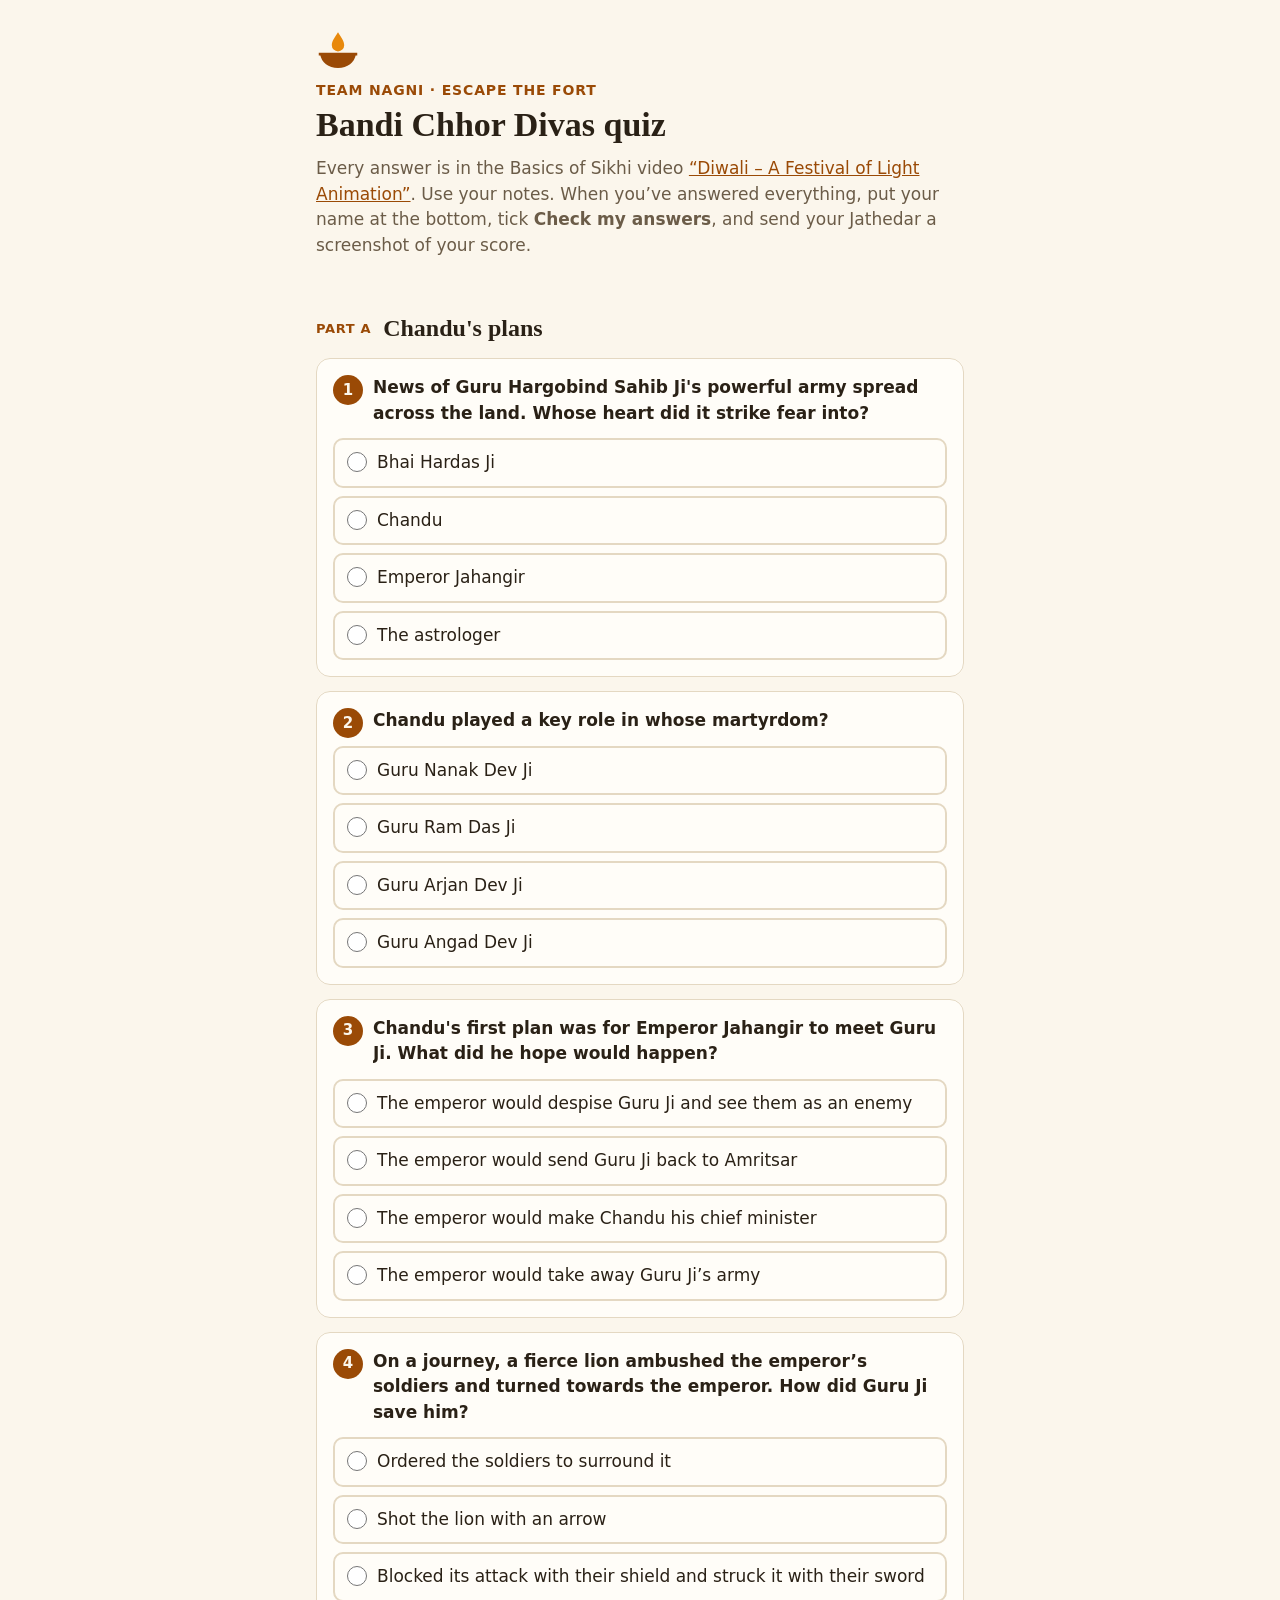
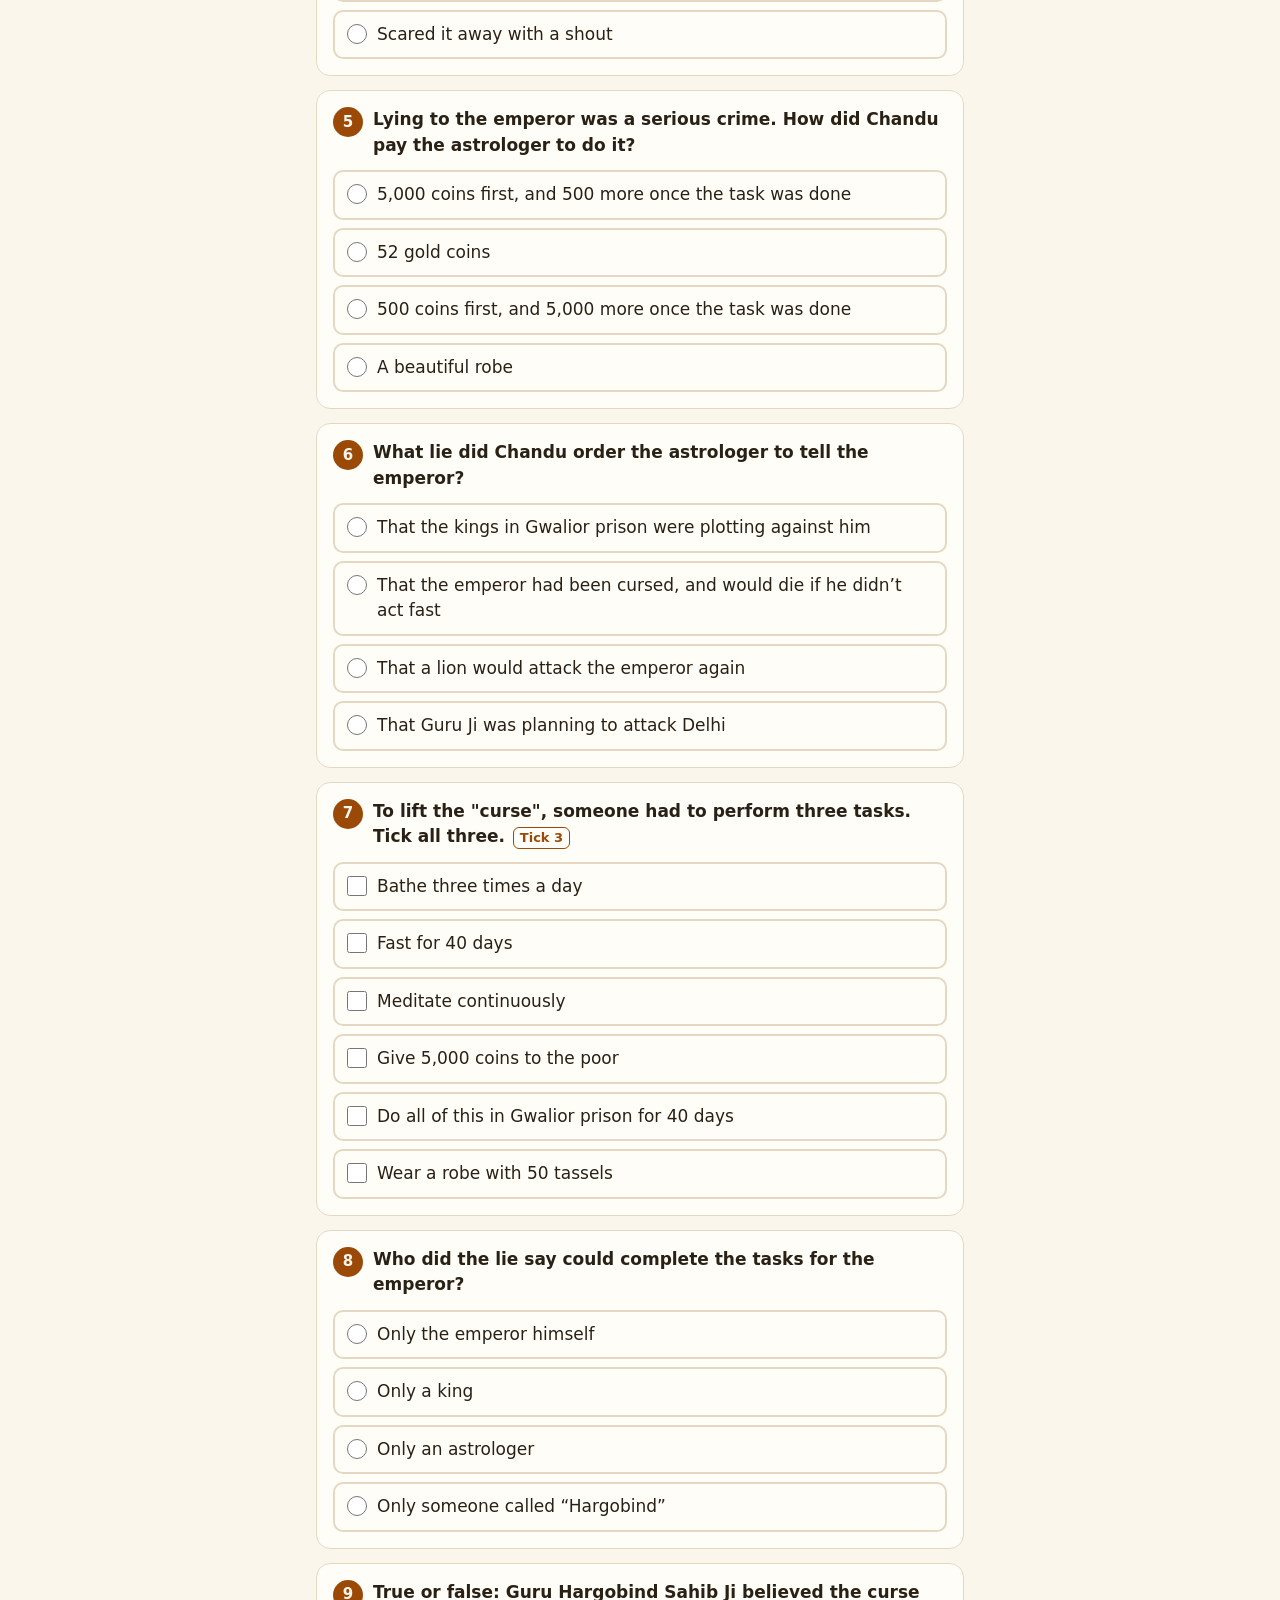
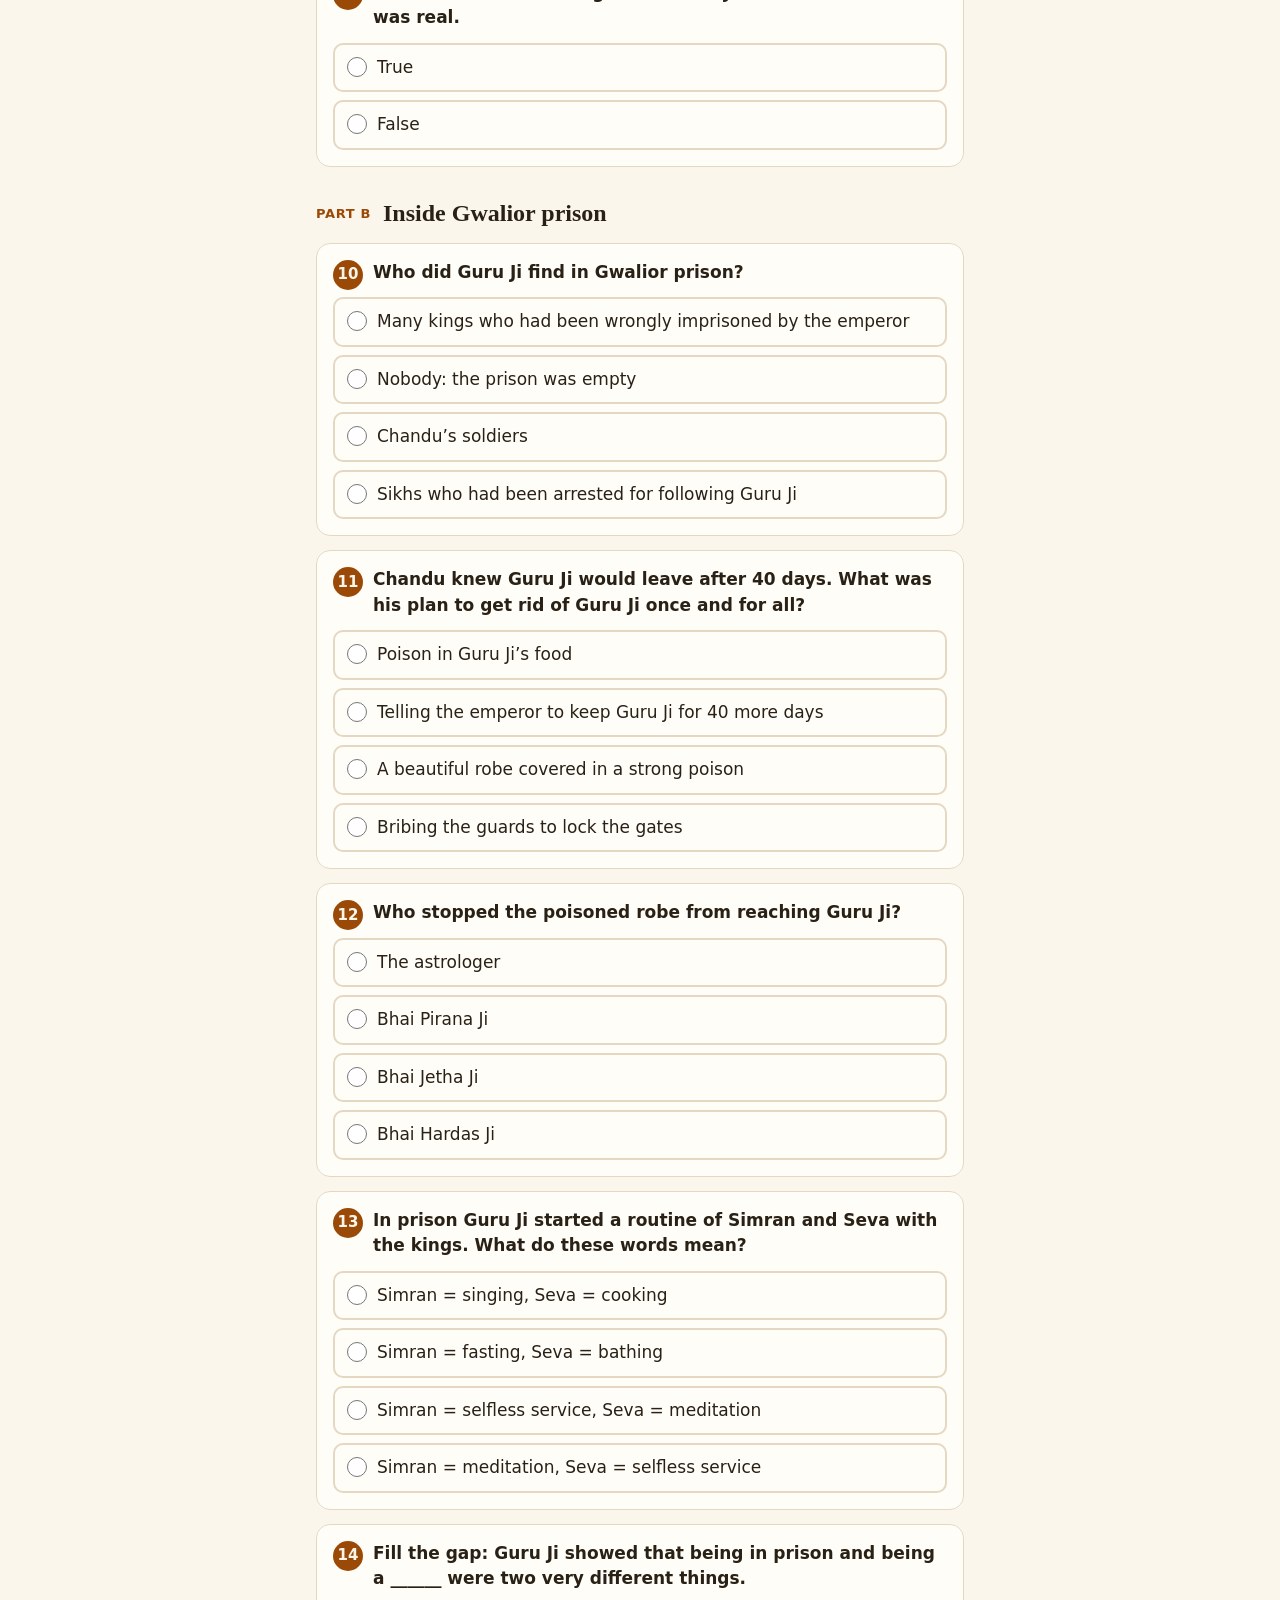
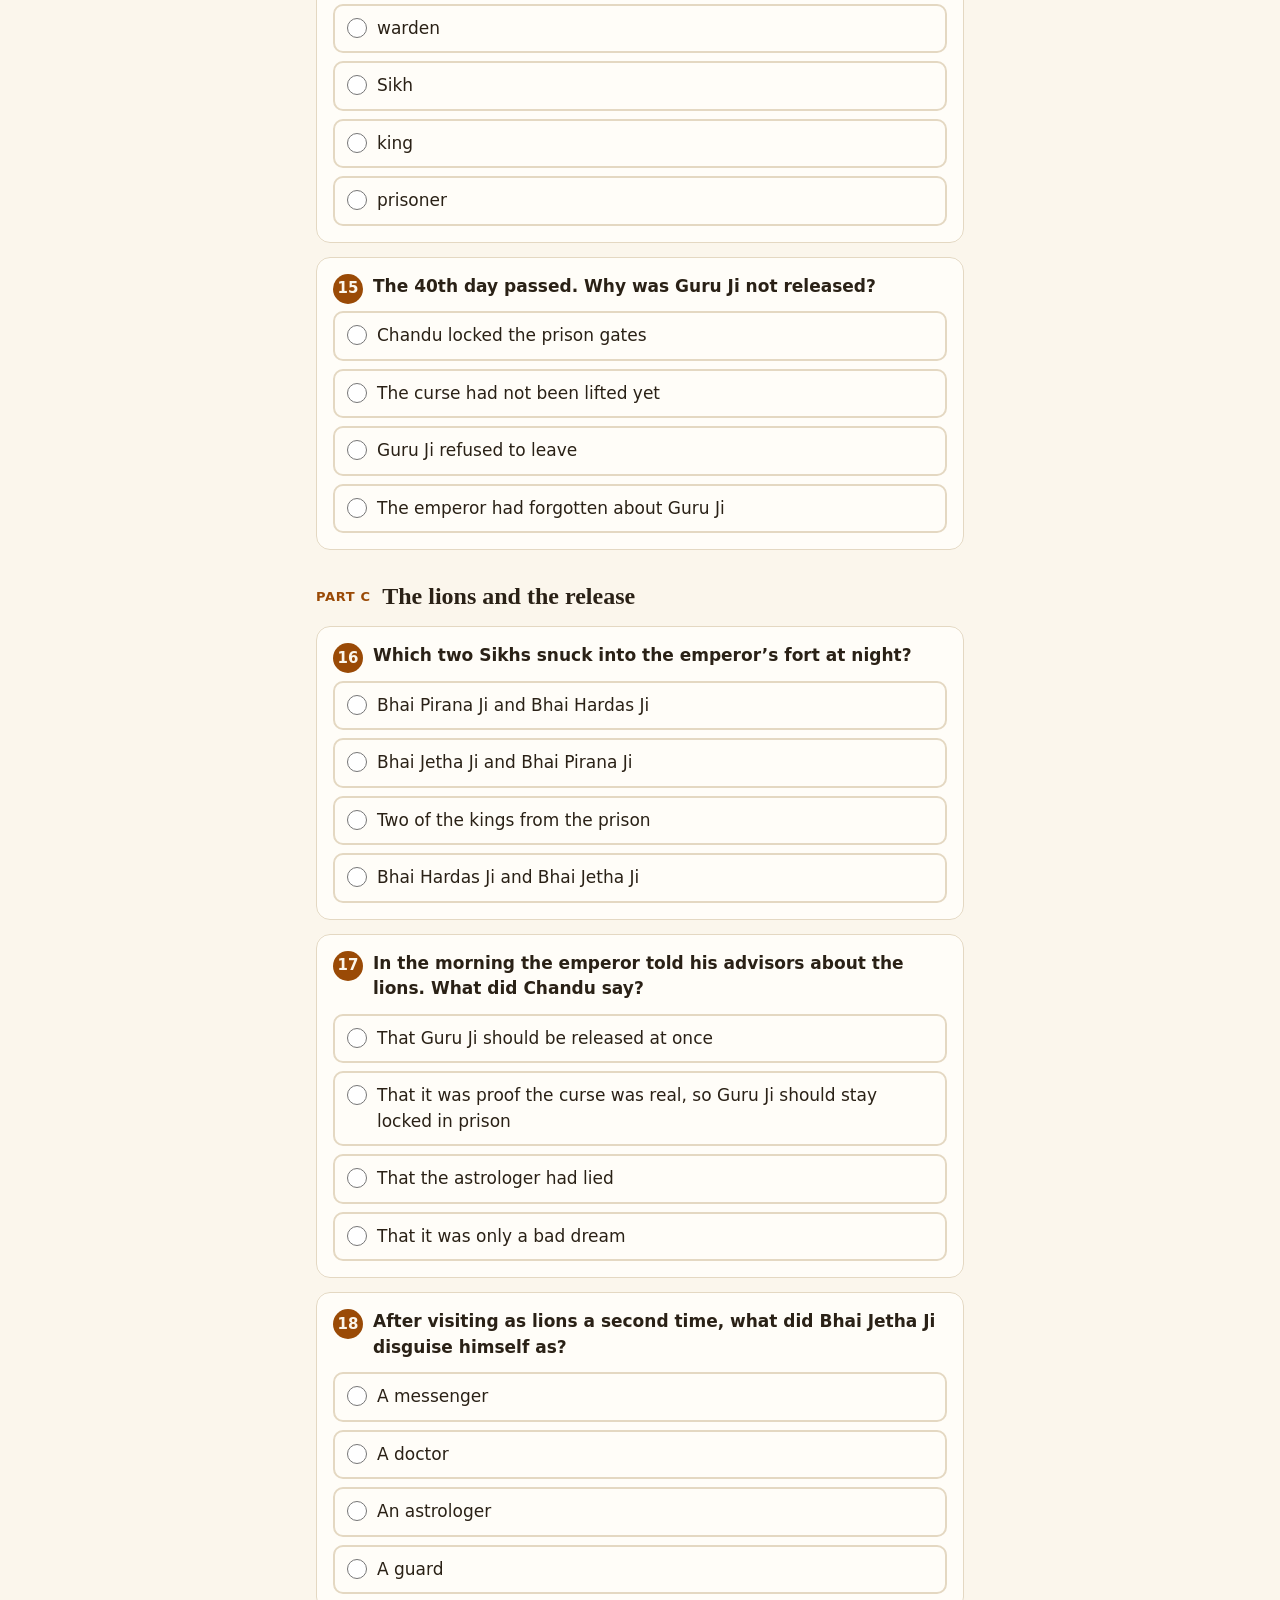
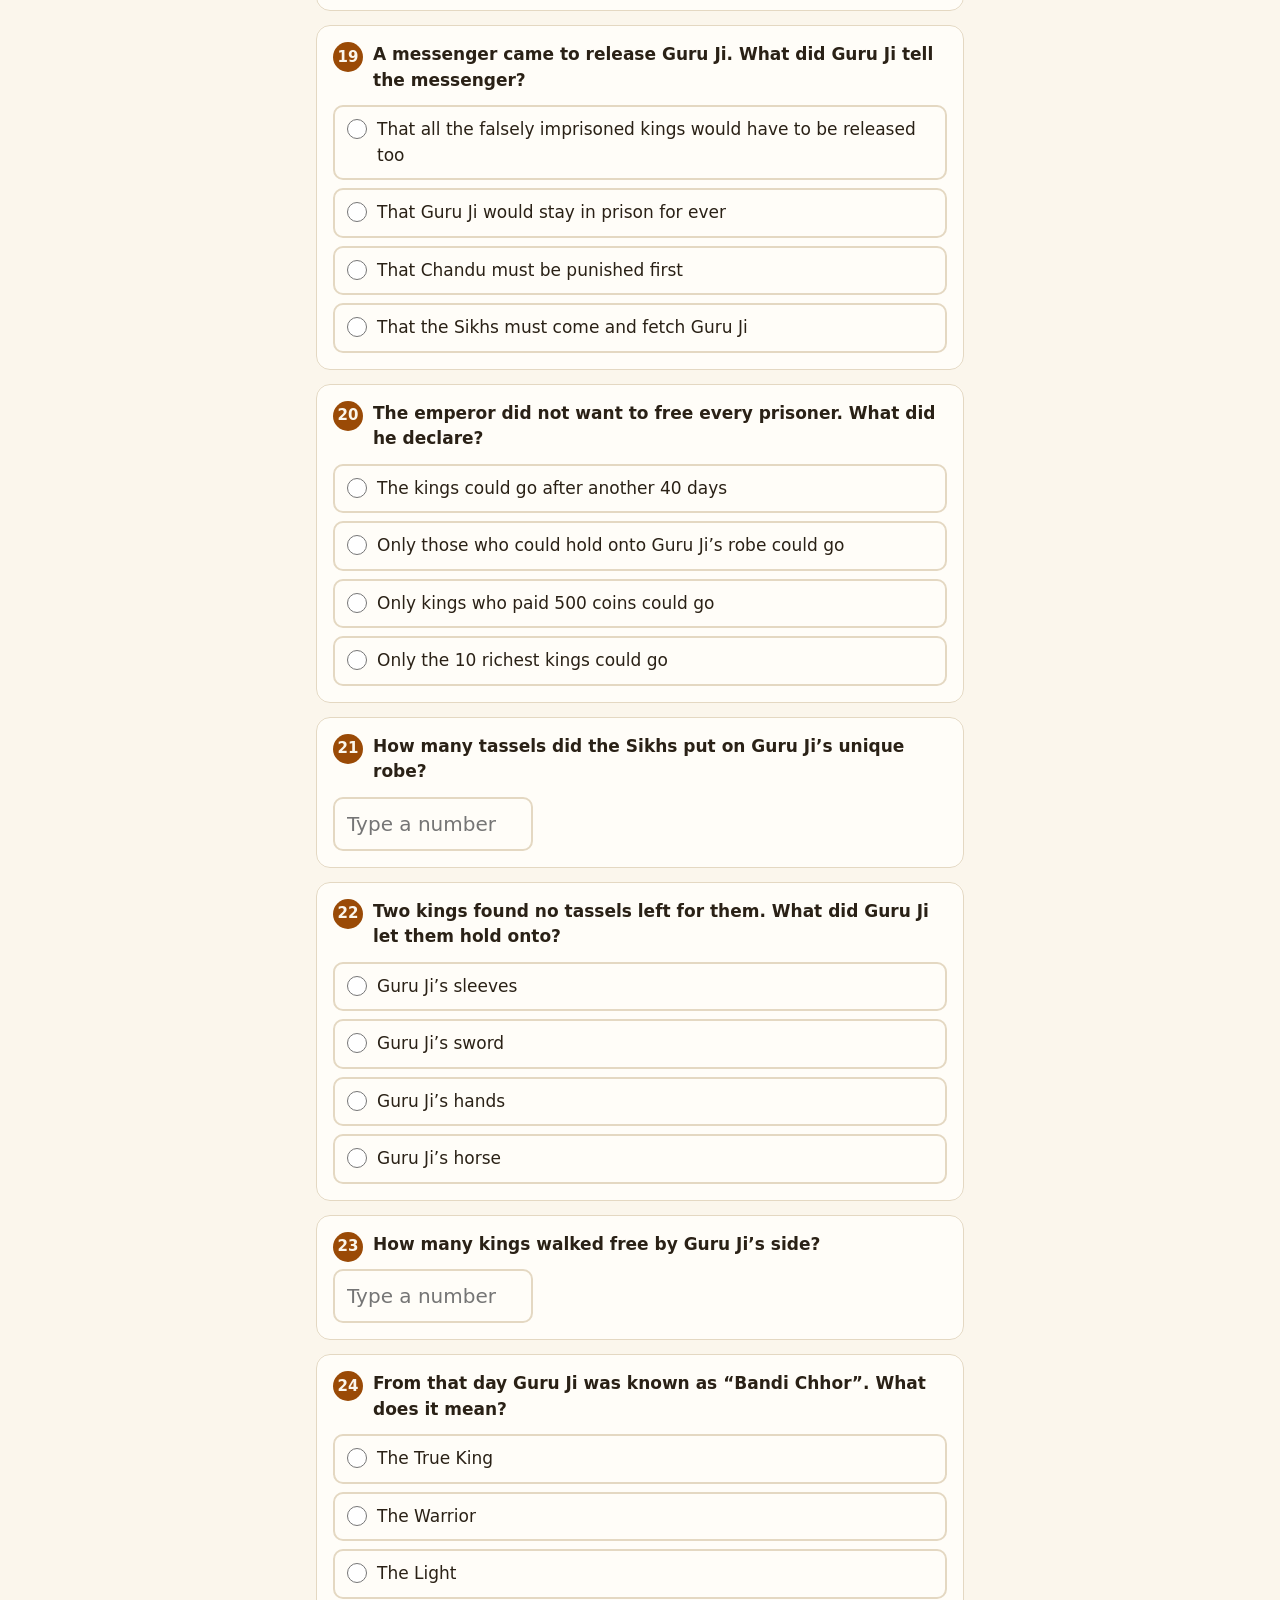
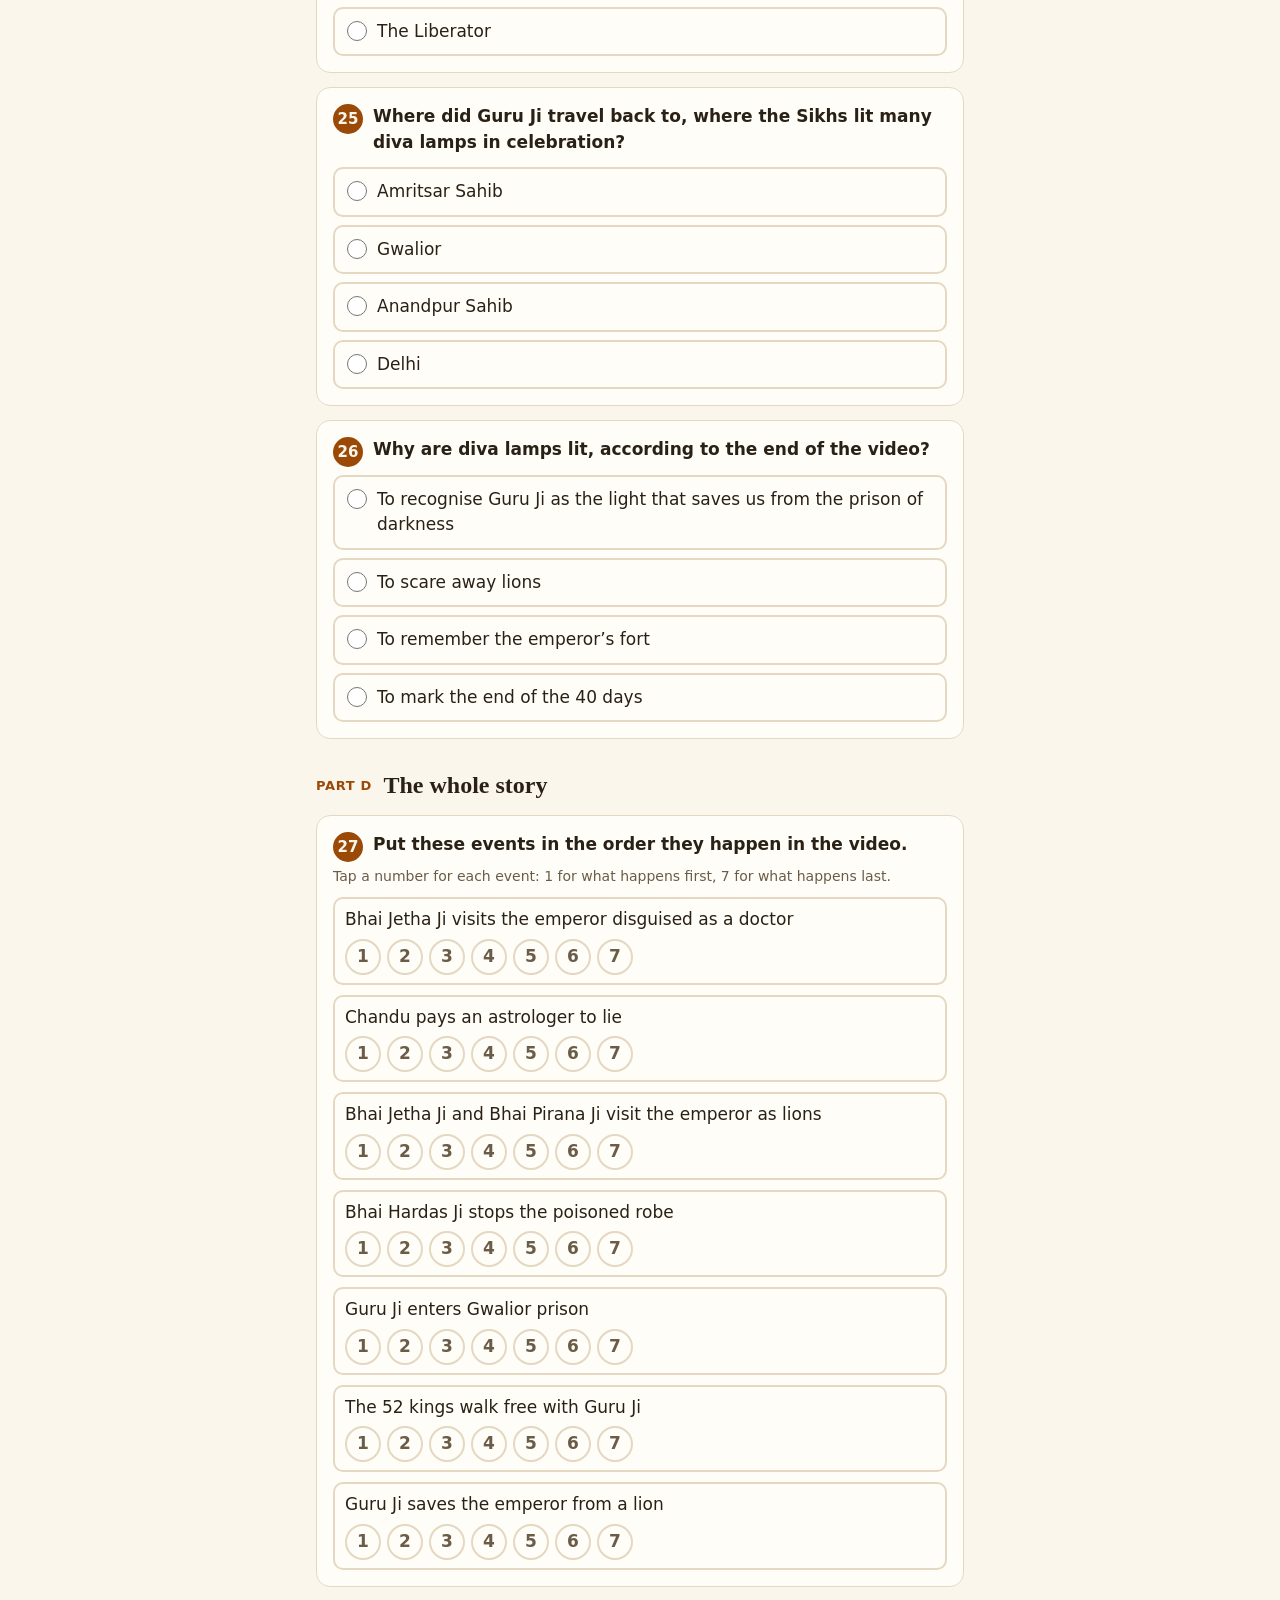
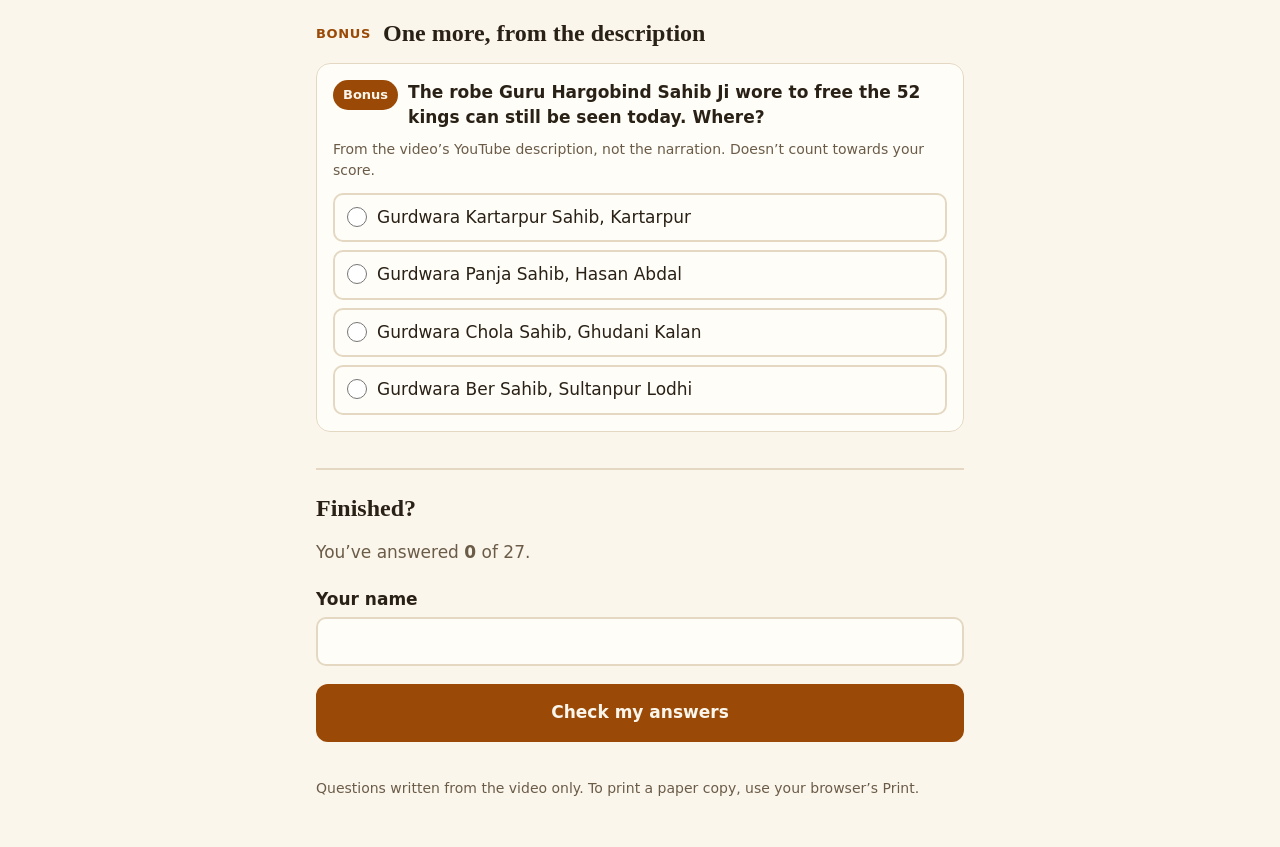
<file: docs/index.html>
<!doctype html>
<html lang="en-GB">
<head>
<meta charset="utf-8">
<meta name="viewport" content="width=device-width, initial-scale=1">
<meta name="robots" content="noindex">
<title>Escape the Fort · Team Nagni quiz</title>
<style>
:root {
  --paper: #fbf6ec;
  --card: #fffdf8;
  --ink: #2a2116;
  --soft: #6b5c48;
  --accent: #9a4a06;      /* saffron, dark enough for text on paper */
  --flame: #e8890c;
  --line: #e4d8c2;
  --pick: #fdeccf;
  --right: #2f7d4f;
  --right-bg: #e6f3ea;
  --wrong: #b3261e;
  --wrong-bg: #fbe9e7;
  color-scheme: light dark;
}
@media (prefers-color-scheme: dark) {
  :root {
    --paper: #15131f;
    --card: #1e1b2b;
    --ink: #f3ebdd;
    --soft: #b9ad9a;
    --accent: #f2a541;
    --flame: #f6b35a;
    --line: #2e2a3d;
    --pick: #3a2c1a;
    --right: #7fd19b;
    --right-bg: #17301f;
    --wrong: #ff9a8f;
    --wrong-bg: #3a1a1a;
  }
}

* { box-sizing: border-box; }
html { -webkit-text-size-adjust: 100%; }
body {
  margin: 0;
  background: var(--paper);
  color: var(--ink);
  font: 17px/1.5 system-ui, -apple-system, "Segoe UI", Roboto, sans-serif;
}
a { color: var(--accent); }
.sr { position: absolute; width: 1px; height: 1px; overflow: hidden; clip: rect(0 0 0 0); }

.quiz, .foot { max-width: 680px; margin: 0 auto; padding: 0 16px; }
.quiz { counter-reset: score answered; }
.top { padding-top: 28px; padding-bottom: 8px; }
.print-only { display: none; }
.diva { width: 44px; height: 44px; display: block; margin-bottom: 8px; }
.diva .flame { fill: var(--flame); }
.diva .bowl, .diva .bowl-rim { fill: var(--accent); }
.kicker { margin: 0; font-size: 14px; font-weight: 700; letter-spacing: .06em; text-transform: uppercase; color: var(--accent); }
h1 { font-family: Georgia, "Times New Roman", serif; font-size: 34px; line-height: 1.15; margin: 4px 0 12px; }
.lede { margin: 0 0 16px; color: var(--soft); }
.warn { border: 2px solid var(--wrong); border-radius: 10px; padding: 10px 14px; font-weight: 600; }

.name { display: block; margin: 8px 0 4px; }
.name span { display: block; font-weight: 700; margin-bottom: 4px; }
input[type=text] {
  font: inherit; color: var(--ink); background: var(--card);
  border: 2px solid var(--line); border-radius: 10px; padding: 10px 12px;
}
input[type=text] { width: 100%; }
input:focus-visible, button:focus-visible, .opt:has(input:focus-visible) {
  outline: 3px solid var(--accent); outline-offset: 2px;
}

.part { margin-top: 28px; }
h2 { font-family: Georgia, "Times New Roman", serif; font-size: 24px; margin: 0 0 12px; }
.pid { display: inline-block; font-family: system-ui, sans-serif; font-size: 13px; font-weight: 700; letter-spacing: .05em; text-transform: uppercase; color: var(--accent); margin-right: 6px; vertical-align: 3px; }

.q { border: 1px solid var(--line); background: var(--card); border-radius: 14px; padding: 16px; margin: 0 0 14px; min-width: 0; }
.q legend { display: contents; }
.q legend .n {
  float: left; width: 30px; height: 30px; border-radius: 50%; margin: 0 10px 4px 0;
  background: var(--accent); color: var(--paper); font-weight: 700; font-size: 15px;
  display: grid; place-items: center;
}
.q legend .text { display: block; font-weight: 650; overflow: hidden; }
#bonus legend .n { width: auto; padding: 0 10px; border-radius: 15px; font-size: 13px; }
.tag { display: inline-block; font-size: 13px; font-weight: 700; color: var(--accent); border: 1px solid var(--accent); border-radius: 6px; padding: 0 6px; margin-left: 2px; }
.src, .hint { clear: both; font-size: 14px; color: var(--soft); margin: 8px 0 0; }

.opts { clear: both; display: grid; gap: 8px; margin-top: 12px; }
.opt {
  display: flex; gap: 10px; align-items: flex-start; cursor: pointer;
  border: 2px solid var(--line); border-radius: 10px; padding: 10px 12px; min-height: 48px;
}
.opt input { width: 20px; height: 20px; margin: 2px 0 0; flex: none; accent-color: var(--accent); }
.opt:has(input:checked) { border-color: var(--accent); background: var(--pick); }

.num-wrap { clear: both; display: block; margin-top: 12px; }
.num-wrap input { width: 10em; font-size: 20px; }

.order { list-style: none; padding: 0; margin: 10px 0 0; display: grid; gap: 10px; }
.row { border: 2px solid var(--line); border-radius: 10px; padding: 8px 10px; }
.ev { display: block; margin-bottom: 6px; }
.nums { display: flex; gap: 6px; flex-wrap: wrap; }
.pos { position: relative; cursor: pointer; }
.pos input { position: absolute; opacity: 0; width: 1px; height: 1px; }
.pos span {
  display: grid; place-items: center; width: 36px; height: 36px; border-radius: 50%;
  border: 2px solid var(--line); font-weight: 700; color: var(--soft);
}
.pos:has(input:checked) span { background: var(--accent); border-color: var(--accent); color: var(--paper); }
.pos:has(input:focus-visible) span { outline: 3px solid var(--accent); outline-offset: 2px; }
.row:has(input:checked) { border-color: var(--accent); }

/* counters: answered questions, and how many order rows are right */
/* (on the number badge: the legend itself is display: contents, which never counts) */
.q[data-count="1"]:has(input:checked) > legend .n,
.q[data-count="1"][data-type=number]:has(input:not(:placeholder-shown)) > legend .n { counter-increment: answered; }
.q[data-type=order] { counter-reset: placed; }
.row:has(input[data-c]:checked) { counter-increment: placed; }
.placed::before { content: counter(placed) " of 7"; font-weight: 700; }
.answered-num::before { content: counter(answered); }
.score-num::before { content: counter(score); }

/* after marking */
.fb { display: none; margin-top: 12px; border-radius: 10px; padding: 10px 12px; font-size: 15px; background: var(--wrong-bg); }
.fb .verdict { font-weight: 700; margin: 0 0 4px; }
.v-right { color: var(--right); }
.v-wrong { color: var(--wrong); }
.quiz:has(#check:checked) .opt:has(input[data-c]) { border-color: var(--right); }
.quiz:has(#check:checked) .pos:has(input[data-c]) span { border-color: var(--right); }
.quiz:has(#check:checked) .q { pointer-events: none; }
.quiz:has(#check:checked) .q a { pointer-events: auto; }
.fb p { margin: 4px 0 0; }

.finish { margin: 36px 0 8px; padding-top: 20px; border-top: 2px solid var(--line); display: grid; gap: 14px; }
.finish h2 { margin: 0; }
.answered { margin: 0; color: var(--soft); }
.name { display: block; }
.check-btn {
  display: block; text-align: center; cursor: pointer; font-weight: 700; border-radius: 12px; padding: 14px 18px;
  border: 2px solid var(--accent); background: var(--accent); color: var(--paper);
}
.check-btn input { position: absolute; opacity: 0; width: 1px; height: 1px; }
.check-btn:has(input:focus-visible) { outline: 3px solid var(--accent); outline-offset: 3px; }
.check-btn .on, .score-card, .again { display: none; }
.check-btn:has(input:checked) { background: transparent; color: var(--accent); }
.check-btn:has(input:checked) .off { display: none; }
.check-btn:has(input:checked) .on { display: inline; }
.quiz:has(#check:checked) .score-card, .quiz:has(#check:checked) .again { display: block; }
.score-card { border: 2px solid var(--accent); border-radius: 16px; padding: 20px; background: var(--card); text-align: center; }
.score-card .score { font-family: Georgia, serif; font-size: 56px; line-height: 1.1; margin: 0 0 8px; }
.score-card .score small { font-size: 24px; color: var(--soft); }
.score-card .meta { margin: 6px 0 0; font-size: 15px; color: var(--soft); }
button {
  font: inherit; font-weight: 700; cursor: pointer; border-radius: 12px; padding: 14px 18px;
  border: 2px solid var(--accent); background: transparent; color: var(--accent);
}

.foot { margin: 36px auto 48px; font-size: 14px; color: var(--soft); }

.print-only { display: none; }
@media print {
  .print-only { display: inline; }
  .print-name { display: block; margin: 16px 0 0; font-weight: 700; }
  .finish, .foot { display: none !important; }
  .pos span { width: 24px; height: 24px; border: 1px solid #000; color: #000; background: #fff; font-weight: 400; }
  .row { padding: 4px 8px; border-width: 1px; }
  .ev { margin-bottom: 2px; }
  .screen-only { display: none; }
  :root { color-scheme: light; }
  .opt input, .opts input {
    appearance: none; -webkit-appearance: none; width: 14px; height: 14px; margin: 3px 0 0;
    border: 1.5px solid #000; background: #fff; border-radius: 50%;
  }
  .opt input[type=checkbox] { border-radius: 2px; }
  .opts { grid-template-columns: 1fr 1fr; }
  :root { --paper: #fff; --card: #fff; --ink: #000; --soft: #333; --accent: #000; --line: #999; --pick: #fff; }
  body { font-size: 12pt; }
  .fb, .diva { display: none !important; }
  .q { break-inside: avoid; border-radius: 6px; padding: 10px 12px; margin-bottom: 8px; }
  .opts { gap: 4px; margin-top: 6px; }
  .opt { min-height: 0; padding: 4px 8px; border-width: 1px; }
  .num-wrap input { border: 1px solid #000; height: 1.8em; }
  .num-wrap input::placeholder { color: transparent; }
  .part { margin-top: 14px; }
  a { text-decoration: none; color: #000; }
}

/* ---- marking (generated by tools/build.mjs) ---- */
.q[data-type=choice]:has(input[data-c]:checked)[data-count="1"] { counter-increment: score; }
.q[data-type=multi]:not(:has(input[data-c]:not(:checked))):not(:has(input:not([data-c]):checked))[data-count="1"] { counter-increment: score; }
.q[data-type=number]:has(input:valid)[data-count="1"] { counter-increment: score; }
.q[data-type=order]:not(:has(input[data-c]:not(:checked)))[data-count="1"] { counter-increment: score; }
.quiz:has(#check:checked) .q { border-color: var(--wrong); }
.quiz:has(#check:checked) .fb { display: block; }
.quiz:has(#check:checked) .q .v-right { display: none; }
.quiz:has(#check:checked) .q[data-type=choice]:has(input[data-c]:checked) { border-color: var(--right); }
.quiz:has(#check:checked) .q[data-type=multi]:not(:has(input[data-c]:not(:checked))):not(:has(input:not([data-c]):checked)) { border-color: var(--right); }
.quiz:has(#check:checked) .q[data-type=number]:has(input:valid) { border-color: var(--right); }
.quiz:has(#check:checked) .q[data-type=order]:not(:has(input[data-c]:not(:checked))) { border-color: var(--right); }
.quiz:has(#check:checked) .q[data-type=choice]:has(input[data-c]:checked) .fb { background: var(--right-bg); }
.quiz:has(#check:checked) .q[data-type=multi]:not(:has(input[data-c]:not(:checked))):not(:has(input:not([data-c]):checked)) .fb { background: var(--right-bg); }
.quiz:has(#check:checked) .q[data-type=number]:has(input:valid) .fb { background: var(--right-bg); }
.quiz:has(#check:checked) .q[data-type=order]:not(:has(input[data-c]:not(:checked))) .fb { background: var(--right-bg); }
.quiz:has(#check:checked) .q[data-type=choice]:has(input[data-c]:checked) .v-right { display: block; }
.quiz:has(#check:checked) .q[data-type=multi]:not(:has(input[data-c]:not(:checked))):not(:has(input:not([data-c]):checked)) .v-right { display: block; }
.quiz:has(#check:checked) .q[data-type=number]:has(input:valid) .v-right { display: block; }
.quiz:has(#check:checked) .q[data-type=order]:not(:has(input[data-c]:not(:checked))) .v-right { display: block; }
.quiz:has(#check:checked) .q[data-type=choice]:has(input[data-c]:checked) :is(.v-wrong, .ans) { display: none; }
.quiz:has(#check:checked) .q[data-type=multi]:not(:has(input[data-c]:not(:checked))):not(:has(input:not([data-c]):checked)) :is(.v-wrong, .ans) { display: none; }
.quiz:has(#check:checked) .q[data-type=number]:has(input:valid) :is(.v-wrong, .ans) { display: none; }
.quiz:has(#check:checked) .q[data-type=order]:not(:has(input[data-c]:not(:checked))) :is(.v-wrong, .ans) { display: none; }

</style>
</head>
<body>
<form class="quiz" action="#" onsubmit="return false">
<header class="top">
  <svg class="diva" viewBox="0 0 64 64" aria-hidden="true"><path class="flame" d="M32 6c5 8 9 13 9 19a9 9 0 0 1-18 0c0-6 4-11 9-19z"/><path class="bowl" d="M6 38h52c-2 12-12 20-26 20S8 50 6 38z"/><path class="bowl-rim" d="M4 36h56v4H4z"/></svg>
  <p class="kicker">Team Nagni · Escape the Fort</p>
  <h1>Bandi Chhor Divas quiz</h1>
  <p class="lede">Every answer is in the Basics of Sikhi video <a href="https://youtu.be/3myspuH4zkc" target="_blank" rel="noopener">“Diwali – A Festival of Light Animation”</a>. Use your notes. <span class="screen-only">When you’ve answered everything, put your name at the bottom, tick <b>Check my answers</b>, and send your Jathedar a screenshot of your score.</span><span class="print-only">Circle or tick one answer unless it says otherwise, then hand this sheet to your Jathedar.</span></p>
  <p class="print-only print-name">Name: ______________________________</p>
</header>

<section class="part"><h2><span class="pid">Part A</span> Chandu's plans</h2><fieldset class="q" id="q1" data-type="choice" data-count="1">
<legend><span class="n">1</span><span class="text">News of Guru Hargobind Sahib Ji's powerful army spread across the land. Whose heart did it strike fear into? </span></legend>
<div class="opts"><label class="opt"><input type="radio" name="q1" value="0"><span>Bhai Hardas Ji</span></label><label class="opt"><input type="radio" name="q1" value="1" data-c><span>Chandu</span></label><label class="opt"><input type="radio" name="q1" value="2"><span>Emperor Jahangir</span></label><label class="opt"><input type="radio" name="q1" value="3"><span>The astrologer</span></label></div>
<div class="fb">
<p class="verdict v-right">✓ Right</p><p class="verdict v-wrong">✗ Not quite</p>
<p class="ans">Answer: <b>Chandu</b></p>
<p>Word of the army spread across the land and struck fear into the heart of Chandu. <a href="https://youtu.be/3myspuH4zkc?t=33" target="_blank" rel="noopener">Watch at 0:33</a></p>
</div>
</fieldset>
<fieldset class="q" id="q2" data-type="choice" data-count="1">
<legend><span class="n">2</span><span class="text">Chandu played a key role in whose martyrdom? </span></legend>
<div class="opts"><label class="opt"><input type="radio" name="q2" value="0"><span>Guru Nanak Dev Ji</span></label><label class="opt"><input type="radio" name="q2" value="1"><span>Guru Ram Das Ji</span></label><label class="opt"><input type="radio" name="q2" value="2" data-c><span>Guru Arjan Dev Ji</span></label><label class="opt"><input type="radio" name="q2" value="3"><span>Guru Angad Dev Ji</span></label></div>
<div class="fb">
<p class="verdict v-right">✓ Right</p><p class="verdict v-wrong">✗ Not quite</p>
<p class="ans">Answer: <b>Guru Arjan Dev Ji</b></p>
<p>Chandu played a key role in Guru Arjan Dev Ji's martyrdom, and was worried that Guru Arjan Dev Ji's son, Guru Hargobind Sahib Ji, would use their army to seek revenge. <a href="https://youtu.be/3myspuH4zkc?t=42" target="_blank" rel="noopener">Watch at 0:42</a></p>
</div>
</fieldset>
<fieldset class="q" id="q3" data-type="choice" data-count="1">
<legend><span class="n">3</span><span class="text">Chandu's first plan was for Emperor Jahangir to meet Guru Ji. What did he hope would happen? </span></legend>
<div class="opts"><label class="opt"><input type="radio" name="q3" value="0" data-c><span>The emperor would despise Guru Ji and see them as an enemy</span></label><label class="opt"><input type="radio" name="q3" value="1"><span>The emperor would send Guru Ji back to Amritsar</span></label><label class="opt"><input type="radio" name="q3" value="2"><span>The emperor would make Chandu his chief minister</span></label><label class="opt"><input type="radio" name="q3" value="3"><span>The emperor would take away Guru Ji’s army</span></label></div>
<div class="fb">
<p class="verdict v-right">✓ Right</p><p class="verdict v-wrong">✗ Not quite</p>
<p class="ans">Answer: <b>The emperor would despise Guru Ji and see them as an enemy</b></p>
<p>Chandu hoped the emperor would despise Guru Ji. Instead, the emperor became very fond of Guru Ji. <a href="https://youtu.be/3myspuH4zkc?t=58" target="_blank" rel="noopener">Watch at 0:58</a></p>
</div>
</fieldset>
<fieldset class="q" id="q4" data-type="choice" data-count="1">
<legend><span class="n">4</span><span class="text">On a journey, a fierce lion ambushed the emperor’s soldiers and turned towards the emperor. How did Guru Ji save him? </span></legend>
<div class="opts"><label class="opt"><input type="radio" name="q4" value="0"><span>Ordered the soldiers to surround it</span></label><label class="opt"><input type="radio" name="q4" value="1"><span>Shot the lion with an arrow</span></label><label class="opt"><input type="radio" name="q4" value="2" data-c><span>Blocked its attack with their shield and struck it with their sword</span></label><label class="opt"><input type="radio" name="q4" value="3"><span>Scared it away with a shout</span></label></div>
<div class="fb">
<p class="verdict v-right">✓ Right</p><p class="verdict v-wrong">✗ Not quite</p>
<p class="ans">Answer: <b>Blocked its attack with their shield and struck it with their sword</b></p>
<p>The soldiers hid in fear. Guru Ji blocked the lion's attack with their shield and quickly struck it with their sword. <a href="https://youtu.be/3myspuH4zkc?t=95" target="_blank" rel="noopener">Watch at 1:35</a></p>
</div>
</fieldset>
<fieldset class="q" id="q5" data-type="choice" data-count="1">
<legend><span class="n">5</span><span class="text">Lying to the emperor was a serious crime. How did Chandu pay the astrologer to do it? </span></legend>
<div class="opts"><label class="opt"><input type="radio" name="q5" value="0"><span>5,000 coins first, and 500 more once the task was done</span></label><label class="opt"><input type="radio" name="q5" value="1"><span>52 gold coins</span></label><label class="opt"><input type="radio" name="q5" value="2" data-c><span>500 coins first, and 5,000 more once the task was done</span></label><label class="opt"><input type="radio" name="q5" value="3"><span>A beautiful robe</span></label></div>
<div class="fb">
<p class="verdict v-right">✓ Right</p><p class="verdict v-wrong">✗ Not quite</p>
<p class="ans">Answer: <b>500 coins first, and 5,000 more once the task was done</b></p>
<p>Chandu paid 500 coins first and promised another 5,000 coins when the task was done. <a href="https://youtu.be/3myspuH4zkc?t=126" target="_blank" rel="noopener">Watch at 2:06</a></p>
</div>
</fieldset>
<fieldset class="q" id="q6" data-type="choice" data-count="1">
<legend><span class="n">6</span><span class="text">What lie did Chandu order the astrologer to tell the emperor? </span></legend>
<div class="opts"><label class="opt"><input type="radio" name="q6" value="0"><span>That the kings in Gwalior prison were plotting against him</span></label><label class="opt"><input type="radio" name="q6" value="1" data-c><span>That the emperor had been cursed, and would die if he didn’t act fast</span></label><label class="opt"><input type="radio" name="q6" value="2"><span>That a lion would attack the emperor again</span></label><label class="opt"><input type="radio" name="q6" value="3"><span>That Guru Ji was planning to attack Delhi</span></label></div>
<div class="fb">
<p class="verdict v-right">✓ Right</p><p class="verdict v-wrong">✗ Not quite</p>
<p class="ans">Answer: <b>That the emperor had been cursed, and would die if he didn’t act fast</b></p>
<p>The lie was that Emperor Jahangir had been cursed and would die if he did not act fast. <a href="https://youtu.be/3myspuH4zkc?t=148" target="_blank" rel="noopener">Watch at 2:28</a></p>
</div>
</fieldset>
<fieldset class="q" id="q7" data-type="multi" data-count="1">
<legend><span class="n">7</span><span class="text">To lift the &quot;curse&quot;, someone had to perform three tasks. Tick all three. <span class="tag">Tick 3</span></span></legend>
<div class="opts"><label class="opt"><input type="checkbox" name="q7" value="0" data-c><span>Bathe three times a day</span></label><label class="opt"><input type="checkbox" name="q7" value="1"><span>Fast for 40 days</span></label><label class="opt"><input type="checkbox" name="q7" value="2" data-c><span>Meditate continuously</span></label><label class="opt"><input type="checkbox" name="q7" value="3"><span>Give 5,000 coins to the poor</span></label><label class="opt"><input type="checkbox" name="q7" value="4" data-c><span>Do all of this in Gwalior prison for 40 days</span></label><label class="opt"><input type="checkbox" name="q7" value="5"><span>Wear a robe with 50 tassels</span></label></div>
<div class="fb">
<p class="verdict v-right">✓ Right</p><p class="verdict v-wrong">✗ Not quite</p>
<p class="ans">Answer: <b>Bathe three times a day · Meditate continuously · Do all of this in Gwalior prison for 40 days</b></p>
<p>Bathe three times a day; meditate continuously; and do it all in Gwalior prison for 40 days. <a href="https://youtu.be/3myspuH4zkc?t=157" target="_blank" rel="noopener">Watch at 2:37</a></p>
</div>
</fieldset>
<fieldset class="q" id="q8" data-type="choice" data-count="1">
<legend><span class="n">8</span><span class="text">Who did the lie say could complete the tasks for the emperor? </span></legend>
<div class="opts"><label class="opt"><input type="radio" name="q8" value="0"><span>Only the emperor himself</span></label><label class="opt"><input type="radio" name="q8" value="1"><span>Only a king</span></label><label class="opt"><input type="radio" name="q8" value="2"><span>Only an astrologer</span></label><label class="opt"><input type="radio" name="q8" value="3" data-c><span>Only someone called “Hargobind”</span></label></div>
<div class="fb">
<p class="verdict v-right">✓ Right</p><p class="verdict v-wrong">✗ Not quite</p>
<p class="ans">Answer: <b>Only someone called “Hargobind”</b></p>
<p>Only someone called &quot;Hargobind&quot; could complete the tasks, and Chandu then suggested that only Guru Hargobind Sahib Ji fitted the description. <a href="https://youtu.be/3myspuH4zkc?t=179" target="_blank" rel="noopener">Watch at 2:59</a></p>
</div>
</fieldset>
<fieldset class="q" id="q9" data-type="choice" data-count="1">
<legend><span class="n">9</span><span class="text">True or false: Guru Hargobind Sahib Ji believed the curse was real. </span></legend>
<div class="opts"><label class="opt"><input type="radio" name="q9" value="0"><span>True</span></label><label class="opt"><input type="radio" name="q9" value="1" data-c><span>False</span></label></div>
<div class="fb">
<p class="verdict v-right">✓ Right</p><p class="verdict v-wrong">✗ Not quite</p>
<p class="ans">Answer: <b>False</b></p>
<p>False. Guru Ji knew the emperor had been lied to, but agreed anyway: they knew they had to enter Gwalior prison for a different reason. <a href="https://youtu.be/3myspuH4zkc?t=236" target="_blank" rel="noopener">Watch at 3:56</a></p>
</div>
</fieldset></section>
<section class="part"><h2><span class="pid">Part B</span> Inside Gwalior prison</h2><fieldset class="q" id="q10" data-type="choice" data-count="1">
<legend><span class="n">10</span><span class="text">Who did Guru Ji find in Gwalior prison? </span></legend>
<div class="opts"><label class="opt"><input type="radio" name="q10" value="0" data-c><span>Many kings who had been wrongly imprisoned by the emperor</span></label><label class="opt"><input type="radio" name="q10" value="1"><span>Nobody: the prison was empty</span></label><label class="opt"><input type="radio" name="q10" value="2"><span>Chandu’s soldiers</span></label><label class="opt"><input type="radio" name="q10" value="3"><span>Sikhs who had been arrested for following Guru Ji</span></label></div>
<div class="fb">
<p class="verdict v-right">✓ Right</p><p class="verdict v-wrong">✗ Not quite</p>
<p class="ans">Answer: <b>Many kings who had been wrongly imprisoned by the emperor</b></p>
<p>Many of the prisoners were kings who had been wrongly imprisoned by the emperor. They were covered in lice, in dirty, ripped clothes, and many could hardly walk. <a href="https://youtu.be/3myspuH4zkc?t=247" target="_blank" rel="noopener">Watch at 4:07</a></p>
</div>
</fieldset>
<fieldset class="q" id="q11" data-type="choice" data-count="1">
<legend><span class="n">11</span><span class="text">Chandu knew Guru Ji would leave after 40 days. What was his plan to get rid of Guru Ji once and for all? </span></legend>
<div class="opts"><label class="opt"><input type="radio" name="q11" value="0"><span>Poison in Guru Ji’s food</span></label><label class="opt"><input type="radio" name="q11" value="1"><span>Telling the emperor to keep Guru Ji for 40 more days</span></label><label class="opt"><input type="radio" name="q11" value="2" data-c><span>A beautiful robe covered in a strong poison</span></label><label class="opt"><input type="radio" name="q11" value="3"><span>Bribing the guards to lock the gates</span></label></div>
<div class="fb">
<p class="verdict v-right">✓ Right</p><p class="verdict v-wrong">✗ Not quite</p>
<p class="ans">Answer: <b>A beautiful robe covered in a strong poison</b></p>
<p>Chandu had a beautiful robe made and covered it in a strong poison, hoping it would kill Guru Ji once worn. <a href="https://youtu.be/3myspuH4zkc?t=288" target="_blank" rel="noopener">Watch at 4:48</a></p>
</div>
</fieldset>
<fieldset class="q" id="q12" data-type="choice" data-count="1">
<legend><span class="n">12</span><span class="text">Who stopped the poisoned robe from reaching Guru Ji? </span></legend>
<div class="opts"><label class="opt"><input type="radio" name="q12" value="0"><span>The astrologer</span></label><label class="opt"><input type="radio" name="q12" value="1"><span>Bhai Pirana Ji</span></label><label class="opt"><input type="radio" name="q12" value="2"><span>Bhai Jetha Ji</span></label><label class="opt"><input type="radio" name="q12" value="3" data-c><span>Bhai Hardas Ji</span></label></div>
<div class="fb">
<p class="verdict v-right">✓ Right</p><p class="verdict v-wrong">✗ Not quite</p>
<p class="ans">Answer: <b>Bhai Hardas Ji</b></p>
<p>Bhai Hardas Ji, the prison warden, had already heard of Chandu's plan and stopped the robe being delivered. <a href="https://youtu.be/3myspuH4zkc?t=301" target="_blank" rel="noopener">Watch at 5:01</a></p>
</div>
</fieldset>
<fieldset class="q" id="q13" data-type="choice" data-count="1">
<legend><span class="n">13</span><span class="text">In prison Guru Ji started a routine of Simran and Seva with the kings. What do these words mean? </span></legend>
<div class="opts"><label class="opt"><input type="radio" name="q13" value="0"><span>Simran = singing, Seva = cooking</span></label><label class="opt"><input type="radio" name="q13" value="1"><span>Simran = fasting, Seva = bathing</span></label><label class="opt"><input type="radio" name="q13" value="2"><span>Simran = selfless service, Seva = meditation</span></label><label class="opt"><input type="radio" name="q13" value="3" data-c><span>Simran = meditation, Seva = selfless service</span></label></div>
<div class="fb">
<p class="verdict v-right">✓ Right</p><p class="verdict v-wrong">✗ Not quite</p>
<p class="ans">Answer: <b>Simran = meditation, Seva = selfless service</b></p>
<p>Guru Ji started a routine of meditation and selfless service, known as 'Simran' and 'Seva'. <a href="https://youtu.be/3myspuH4zkc?t=314" target="_blank" rel="noopener">Watch at 5:14</a></p>
</div>
</fieldset>
<fieldset class="q" id="q14" data-type="choice" data-count="1">
<legend><span class="n">14</span><span class="text">Fill the gap: Guru Ji showed that being in prison and being a ______ were two very different things. </span></legend>
<div class="opts"><label class="opt"><input type="radio" name="q14" value="0"><span>warden</span></label><label class="opt"><input type="radio" name="q14" value="1"><span>Sikh</span></label><label class="opt"><input type="radio" name="q14" value="2"><span>king</span></label><label class="opt"><input type="radio" name="q14" value="3" data-c><span>prisoner</span></label></div>
<div class="fb">
<p class="verdict v-right">✓ Right</p><p class="verdict v-wrong">✗ Not quite</p>
<p class="ans">Answer: <b>prisoner</b></p>
<p>Being in prison and being a prisoner are two very different things. <a href="https://youtu.be/3myspuH4zkc?t=355" target="_blank" rel="noopener">Watch at 5:55</a></p>
</div>
</fieldset>
<fieldset class="q" id="q15" data-type="choice" data-count="1">
<legend><span class="n">15</span><span class="text">The 40th day passed. Why was Guru Ji not released? </span></legend>
<div class="opts"><label class="opt"><input type="radio" name="q15" value="0"><span>Chandu locked the prison gates</span></label><label class="opt"><input type="radio" name="q15" value="1"><span>The curse had not been lifted yet</span></label><label class="opt"><input type="radio" name="q15" value="2"><span>Guru Ji refused to leave</span></label><label class="opt"><input type="radio" name="q15" value="3" data-c><span>The emperor had forgotten about Guru Ji</span></label></div>
<div class="fb">
<p class="verdict v-right">✓ Right</p><p class="verdict v-wrong">✗ Not quite</p>
<p class="ans">Answer: <b>The emperor had forgotten about Guru Ji</b></p>
<p>The emperor had forgotten about Guru Ji, so the Sikhs realised they had to remind him themselves. <a href="https://youtu.be/3myspuH4zkc?t=371" target="_blank" rel="noopener">Watch at 6:11</a></p>
</div>
</fieldset></section>
<section class="part"><h2><span class="pid">Part C</span> The lions and the release</h2><fieldset class="q" id="q16" data-type="choice" data-count="1">
<legend><span class="n">16</span><span class="text">Which two Sikhs snuck into the emperor’s fort at night? </span></legend>
<div class="opts"><label class="opt"><input type="radio" name="q16" value="0"><span>Bhai Pirana Ji and Bhai Hardas Ji</span></label><label class="opt"><input type="radio" name="q16" value="1" data-c><span>Bhai Jetha Ji and Bhai Pirana Ji</span></label><label class="opt"><input type="radio" name="q16" value="2"><span>Two of the kings from the prison</span></label><label class="opt"><input type="radio" name="q16" value="3"><span>Bhai Hardas Ji and Bhai Jetha Ji</span></label></div>
<div class="fb">
<p class="verdict v-right">✓ Right</p><p class="verdict v-wrong">✗ Not quite</p>
<p class="ans">Answer: <b>Bhai Jetha Ji and Bhai Pirana Ji</b></p>
<p>Bhai Jetha Ji and Bhai Pirana Ji snuck past the guards and found the emperor asleep. <a href="https://youtu.be/3myspuH4zkc?t=387" target="_blank" rel="noopener">Watch at 6:27</a></p>
</div>
</fieldset>
<fieldset class="q" id="q17" data-type="choice" data-count="1">
<legend><span class="n">17</span><span class="text">In the morning the emperor told his advisors about the lions. What did Chandu say? </span></legend>
<div class="opts"><label class="opt"><input type="radio" name="q17" value="0"><span>That Guru Ji should be released at once</span></label><label class="opt"><input type="radio" name="q17" value="1" data-c><span>That it was proof the curse was real, so Guru Ji should stay locked in prison</span></label><label class="opt"><input type="radio" name="q17" value="2"><span>That the astrologer had lied</span></label><label class="opt"><input type="radio" name="q17" value="3"><span>That it was only a bad dream</span></label></div>
<div class="fb">
<p class="verdict v-right">✓ Right</p><p class="verdict v-wrong">✗ Not quite</p>
<p class="ans">Answer: <b>That it was proof the curse was real, so Guru Ji should stay locked in prison</b></p>
<p>Chandu said this proved the curse was real, and advised keeping Guru Ji locked in prison. <a href="https://youtu.be/3myspuH4zkc?t=437" target="_blank" rel="noopener">Watch at 7:17</a></p>
</div>
</fieldset>
<fieldset class="q" id="q18" data-type="choice" data-count="1">
<legend><span class="n">18</span><span class="text">After visiting as lions a second time, what did Bhai Jetha Ji disguise himself as? </span></legend>
<div class="opts"><label class="opt"><input type="radio" name="q18" value="0"><span>A messenger</span></label><label class="opt"><input type="radio" name="q18" value="1" data-c><span>A doctor</span></label><label class="opt"><input type="radio" name="q18" value="2"><span>An astrologer</span></label><label class="opt"><input type="radio" name="q18" value="3"><span>A guard</span></label></div>
<div class="fb">
<p class="verdict v-right">✓ Right</p><p class="verdict v-wrong">✗ Not quite</p>
<p class="ans">Answer: <b>A doctor</b></p>
<p>The terrified emperor called for a doctor, and Bhai Jetha Ji disguised himself as one. <a href="https://youtu.be/3myspuH4zkc?t=467" target="_blank" rel="noopener">Watch at 7:47</a></p>
</div>
</fieldset>
<fieldset class="q" id="q19" data-type="choice" data-count="1">
<legend><span class="n">19</span><span class="text">A messenger came to release Guru Ji. What did Guru Ji tell the messenger? </span></legend>
<div class="opts"><label class="opt"><input type="radio" name="q19" value="0" data-c><span>That all the falsely imprisoned kings would have to be released too</span></label><label class="opt"><input type="radio" name="q19" value="1"><span>That Guru Ji would stay in prison for ever</span></label><label class="opt"><input type="radio" name="q19" value="2"><span>That Chandu must be punished first</span></label><label class="opt"><input type="radio" name="q19" value="3"><span>That the Sikhs must come and fetch Guru Ji</span></label></div>
<div class="fb">
<p class="verdict v-right">✓ Right</p><p class="verdict v-wrong">✗ Not quite</p>
<p class="ans">Answer: <b>That all the falsely imprisoned kings would have to be released too</b></p>
<p>The kings did not want to be without Guru Ji. Guru Ji’s reply was that all the falsely imprisoned kings would have to be released too. <a href="https://youtu.be/3myspuH4zkc?t=519" target="_blank" rel="noopener">Watch at 8:39</a></p>
</div>
</fieldset>
<fieldset class="q" id="q20" data-type="choice" data-count="1">
<legend><span class="n">20</span><span class="text">The emperor did not want to free every prisoner. What did he declare? </span></legend>
<div class="opts"><label class="opt"><input type="radio" name="q20" value="0"><span>The kings could go after another 40 days</span></label><label class="opt"><input type="radio" name="q20" value="1" data-c><span>Only those who could hold onto Guru Ji’s robe could go</span></label><label class="opt"><input type="radio" name="q20" value="2"><span>Only kings who paid 500 coins could go</span></label><label class="opt"><input type="radio" name="q20" value="3"><span>Only the 10 richest kings could go</span></label></div>
<div class="fb">
<p class="verdict v-right">✓ Right</p><p class="verdict v-wrong">✗ Not quite</p>
<p class="ans">Answer: <b>Only those who could hold onto Guru Ji’s robe could go</b></p>
<p>Only those who could hold onto Guru Ji's robe as Guru Ji left would also be free to go. <a href="https://youtu.be/3myspuH4zkc?t=541" target="_blank" rel="noopener">Watch at 9:01</a></p>
</div>
</fieldset>
<fieldset class="q" id="q21" data-type="number" data-count="1">
<legend><span class="n">21</span><span class="text">How many tassels did the Sikhs put on Guru Ji’s unique robe? </span></legend>
<label class="num-wrap"><span class="sr">Your answer</span><input type="text" name="q21" inputmode="numeric" pattern="\s*50\s*" required placeholder="Type a number" autocomplete="off"></label>
<div class="fb">
<p class="verdict v-right">✓ Right</p><p class="verdict v-wrong">✗ Not quite</p>
<p class="ans">Answer: <b>50</b></p>
<p>Guru Ji asked the Sikhs to make a unique robe with 50 tassels for the prisoners to hold onto. <a href="https://youtu.be/3myspuH4zkc?t=551" target="_blank" rel="noopener">Watch at 9:11</a></p>
</div>
</fieldset>
<fieldset class="q" id="q22" data-type="choice" data-count="1">
<legend><span class="n">22</span><span class="text">Two kings found no tassels left for them. What did Guru Ji let them hold onto? </span></legend>
<div class="opts"><label class="opt"><input type="radio" name="q22" value="0" data-c><span>Guru Ji’s sleeves</span></label><label class="opt"><input type="radio" name="q22" value="1"><span>Guru Ji’s sword</span></label><label class="opt"><input type="radio" name="q22" value="2"><span>Guru Ji’s hands</span></label><label class="opt"><input type="radio" name="q22" value="3"><span>Guru Ji’s horse</span></label></div>
<div class="fb">
<p class="verdict v-right">✓ Right</p><p class="verdict v-wrong">✗ Not quite</p>
<p class="ans">Answer: <b>Guru Ji’s sleeves</b></p>
<p>Seeing their love, Guru Ji smiled, raised their arms and let the two kings hold onto their sleeves. <a href="https://youtu.be/3myspuH4zkc?t=567" target="_blank" rel="noopener">Watch at 9:27</a></p>
</div>
</fieldset>
<fieldset class="q" id="q23" data-type="number" data-count="1">
<legend><span class="n">23</span><span class="text">How many kings walked free by Guru Ji’s side? </span></legend>
<label class="num-wrap"><span class="sr">Your answer</span><input type="text" name="q23" inputmode="numeric" pattern="\s*52\s*" required placeholder="Type a number" autocomplete="off"></label>
<div class="fb">
<p class="verdict v-right">✓ Right</p><p class="verdict v-wrong">✗ Not quite</p>
<p class="ans">Answer: <b>52</b></p>
<p>A crowd of thousands saw Guru Ji walk free with all 52 kings by their side. <a href="https://youtu.be/3myspuH4zkc?t=594" target="_blank" rel="noopener">Watch at 9:54</a></p>
</div>
</fieldset>
<fieldset class="q" id="q24" data-type="choice" data-count="1">
<legend><span class="n">24</span><span class="text">From that day Guru Ji was known as “Bandi Chhor”. What does it mean? </span></legend>
<div class="opts"><label class="opt"><input type="radio" name="q24" value="0"><span>The True King</span></label><label class="opt"><input type="radio" name="q24" value="1"><span>The Warrior</span></label><label class="opt"><input type="radio" name="q24" value="2"><span>The Light</span></label><label class="opt"><input type="radio" name="q24" value="3" data-c><span>The Liberator</span></label></div>
<div class="fb">
<p class="verdict v-right">✓ Right</p><p class="verdict v-wrong">✗ Not quite</p>
<p class="ans">Answer: <b>The Liberator</b></p>
<p>Bandi Chhor means 'The Liberator'. <a href="https://youtu.be/3myspuH4zkc?t=605" target="_blank" rel="noopener">Watch at 10:05</a></p>
</div>
</fieldset>
<fieldset class="q" id="q25" data-type="choice" data-count="1">
<legend><span class="n">25</span><span class="text">Where did Guru Ji travel back to, where the Sikhs lit many diva lamps in celebration? </span></legend>
<div class="opts"><label class="opt"><input type="radio" name="q25" value="0" data-c><span>Amritsar Sahib</span></label><label class="opt"><input type="radio" name="q25" value="1"><span>Gwalior</span></label><label class="opt"><input type="radio" name="q25" value="2"><span>Anandpur Sahib</span></label><label class="opt"><input type="radio" name="q25" value="3"><span>Delhi</span></label></div>
<div class="fb">
<p class="verdict v-right">✓ Right</p><p class="verdict v-wrong">✗ Not quite</p>
<p class="ans">Answer: <b>Amritsar Sahib</b></p>
<p>Guru Ji travelled back to Amritsar Sahib, where the Sikhs lit many diva lamps to celebrate. <a href="https://youtu.be/3myspuH4zkc?t=613" target="_blank" rel="noopener">Watch at 10:13</a></p>
</div>
</fieldset>
<fieldset class="q" id="q26" data-type="choice" data-count="1">
<legend><span class="n">26</span><span class="text">Why are diva lamps lit, according to the end of the video? </span></legend>
<div class="opts"><label class="opt"><input type="radio" name="q26" value="0" data-c><span>To recognise Guru Ji as the light that saves us from the prison of darkness</span></label><label class="opt"><input type="radio" name="q26" value="1"><span>To scare away lions</span></label><label class="opt"><input type="radio" name="q26" value="2"><span>To remember the emperor’s fort</span></label><label class="opt"><input type="radio" name="q26" value="3"><span>To mark the end of the 40 days</span></label></div>
<div class="fb">
<p class="verdict v-right">✓ Right</p><p class="verdict v-wrong">✗ Not quite</p>
<p class="ans">Answer: <b>To recognise Guru Ji as the light that saves us from the prison of darkness</b></p>
<p>Diva lamps are lit to recognise Guru Ji as the light that saves us from the prison of darkness, and to remember we too can be saved if we reach out and take Guru Ji’s support. <a href="https://youtu.be/3myspuH4zkc?t=636" target="_blank" rel="noopener">Watch at 10:36</a></p>
</div>
</fieldset></section>
<section class="part"><h2><span class="pid">Part D</span> The whole story</h2><fieldset class="q" id="q27" data-type="order" data-count="1">
<legend><span class="n">27</span><span class="text">Put these events in the order they happen in the video. </span></legend>
<p class="hint"><span class="screen-only">Tap a number for each event</span><span class="print-only">Circle a number for each event</span>: 1 for what happens first, 7 for what happens last.</p><ol class="order"><li class="row"><span class="ev">Bhai Jetha Ji visits the emperor disguised as a doctor</span><span class="nums" role="radiogroup" aria-label="Position of: Bhai Jetha Ji visits the emperor disguised as a doctor"><label class="pos"><input type="radio" name="q27-0" value="1"><span>1</span></label><label class="pos"><input type="radio" name="q27-0" value="2"><span>2</span></label><label class="pos"><input type="radio" name="q27-0" value="3"><span>3</span></label><label class="pos"><input type="radio" name="q27-0" value="4"><span>4</span></label><label class="pos"><input type="radio" name="q27-0" value="5"><span>5</span></label><label class="pos"><input type="radio" name="q27-0" value="6" data-c><span>6</span></label><label class="pos"><input type="radio" name="q27-0" value="7"><span>7</span></label></span></li><li class="row"><span class="ev">Chandu pays an astrologer to lie</span><span class="nums" role="radiogroup" aria-label="Position of: Chandu pays an astrologer to lie"><label class="pos"><input type="radio" name="q27-1" value="1"><span>1</span></label><label class="pos"><input type="radio" name="q27-1" value="2" data-c><span>2</span></label><label class="pos"><input type="radio" name="q27-1" value="3"><span>3</span></label><label class="pos"><input type="radio" name="q27-1" value="4"><span>4</span></label><label class="pos"><input type="radio" name="q27-1" value="5"><span>5</span></label><label class="pos"><input type="radio" name="q27-1" value="6"><span>6</span></label><label class="pos"><input type="radio" name="q27-1" value="7"><span>7</span></label></span></li><li class="row"><span class="ev">Bhai Jetha Ji and Bhai Pirana Ji visit the emperor as lions</span><span class="nums" role="radiogroup" aria-label="Position of: Bhai Jetha Ji and Bhai Pirana Ji visit the emperor as lions"><label class="pos"><input type="radio" name="q27-2" value="1"><span>1</span></label><label class="pos"><input type="radio" name="q27-2" value="2"><span>2</span></label><label class="pos"><input type="radio" name="q27-2" value="3"><span>3</span></label><label class="pos"><input type="radio" name="q27-2" value="4"><span>4</span></label><label class="pos"><input type="radio" name="q27-2" value="5" data-c><span>5</span></label><label class="pos"><input type="radio" name="q27-2" value="6"><span>6</span></label><label class="pos"><input type="radio" name="q27-2" value="7"><span>7</span></label></span></li><li class="row"><span class="ev">Bhai Hardas Ji stops the poisoned robe</span><span class="nums" role="radiogroup" aria-label="Position of: Bhai Hardas Ji stops the poisoned robe"><label class="pos"><input type="radio" name="q27-3" value="1"><span>1</span></label><label class="pos"><input type="radio" name="q27-3" value="2"><span>2</span></label><label class="pos"><input type="radio" name="q27-3" value="3"><span>3</span></label><label class="pos"><input type="radio" name="q27-3" value="4" data-c><span>4</span></label><label class="pos"><input type="radio" name="q27-3" value="5"><span>5</span></label><label class="pos"><input type="radio" name="q27-3" value="6"><span>6</span></label><label class="pos"><input type="radio" name="q27-3" value="7"><span>7</span></label></span></li><li class="row"><span class="ev">Guru Ji enters Gwalior prison</span><span class="nums" role="radiogroup" aria-label="Position of: Guru Ji enters Gwalior prison"><label class="pos"><input type="radio" name="q27-4" value="1"><span>1</span></label><label class="pos"><input type="radio" name="q27-4" value="2"><span>2</span></label><label class="pos"><input type="radio" name="q27-4" value="3" data-c><span>3</span></label><label class="pos"><input type="radio" name="q27-4" value="4"><span>4</span></label><label class="pos"><input type="radio" name="q27-4" value="5"><span>5</span></label><label class="pos"><input type="radio" name="q27-4" value="6"><span>6</span></label><label class="pos"><input type="radio" name="q27-4" value="7"><span>7</span></label></span></li><li class="row"><span class="ev">The 52 kings walk free with Guru Ji</span><span class="nums" role="radiogroup" aria-label="Position of: The 52 kings walk free with Guru Ji"><label class="pos"><input type="radio" name="q27-5" value="1"><span>1</span></label><label class="pos"><input type="radio" name="q27-5" value="2"><span>2</span></label><label class="pos"><input type="radio" name="q27-5" value="3"><span>3</span></label><label class="pos"><input type="radio" name="q27-5" value="4"><span>4</span></label><label class="pos"><input type="radio" name="q27-5" value="5"><span>5</span></label><label class="pos"><input type="radio" name="q27-5" value="6"><span>6</span></label><label class="pos"><input type="radio" name="q27-5" value="7" data-c><span>7</span></label></span></li><li class="row"><span class="ev">Guru Ji saves the emperor from a lion</span><span class="nums" role="radiogroup" aria-label="Position of: Guru Ji saves the emperor from a lion"><label class="pos"><input type="radio" name="q27-6" value="1" data-c><span>1</span></label><label class="pos"><input type="radio" name="q27-6" value="2"><span>2</span></label><label class="pos"><input type="radio" name="q27-6" value="3"><span>3</span></label><label class="pos"><input type="radio" name="q27-6" value="4"><span>4</span></label><label class="pos"><input type="radio" name="q27-6" value="5"><span>5</span></label><label class="pos"><input type="radio" name="q27-6" value="6"><span>6</span></label><label class="pos"><input type="radio" name="q27-6" value="7"><span>7</span></label></span></li></ol>
<div class="fb">
<p class="verdict v-right">✓ Right</p><p class="verdict v-wrong">✗ Not quite</p>
<p class="placed"> in the right place.</p><p class="ans">The right order is:<br>1. Guru Ji saves the emperor from a lion<br>2. Chandu pays an astrologer to lie<br>3. Guru Ji enters Gwalior prison<br>4. Bhai Hardas Ji stops the poisoned robe<br>5. Bhai Jetha Ji and Bhai Pirana Ji visit the emperor as lions<br>6. Bhai Jetha Ji visits the emperor disguised as a doctor<br>7. The 52 kings walk free with Guru Ji</p>
<p>Lion attack (1:15) → astrologer (1:59) → Gwalior prison (4:07) → poisoned robe stopped (5:01) → lions (6:27) → doctor (7:47) → 52 kings free (9:54).</p>
</div>
</fieldset></section>
<section class="part bonus-part"><h2><span class="pid">Bonus</span> One more, from the description</h2><fieldset class="q" id="bonus" data-type="choice" data-count="0">
<legend><span class="n">Bonus</span><span class="text">The robe Guru Hargobind Sahib Ji wore to free the 52 kings can still be seen today. Where? </span></legend>
<p class="src">From the video’s YouTube description, not the narration. Doesn’t count towards your score.</p><div class="opts"><label class="opt"><input type="radio" name="bonus" value="0"><span>Gurdwara Kartarpur Sahib, Kartarpur</span></label><label class="opt"><input type="radio" name="bonus" value="1"><span>Gurdwara Panja Sahib, Hasan Abdal</span></label><label class="opt"><input type="radio" name="bonus" value="2" data-c><span>Gurdwara Chola Sahib, Ghudani Kalan</span></label><label class="opt"><input type="radio" name="bonus" value="3"><span>Gurdwara Ber Sahib, Sultanpur Lodhi</span></label></div>
<div class="fb">
<p class="verdict v-right">✓ Right</p><p class="verdict v-wrong">✗ Not quite</p>
<p class="ans">Answer: <b>Gurdwara Chola Sahib, Ghudani Kalan</b></p>
<p>From the video’s description (not the narration): the robe can still be seen at Gurdwara Chola Sahib, Ghudani Kalan, Punjab.</p>
</div>
</fieldset></section>

<section class="finish">
  <h2>Finished?</h2>
  <p class="answered">You’ve answered <b class="answered-num"></b> of 27.</p>
  <label class="name"><span>Your name</span><input type="text" autocomplete="name" maxlength="40"></label>
  <label class="check-btn"><input type="checkbox" id="check"><span class="off">Check my answers</span><span class="on">Marked ✓ (tap to hide the marks)</span></label>
  <div class="score-card">
    <p class="score"><span class="score-num"></span><small> / 27</small></p>
    <p class="meta">Scroll up to see what you got wrong. Each one says why and links to that moment in the video.</p>
    <p class="meta"><b>Screenshot this, with your name, and send it to your Jathedar.</b></p>
  </div>
  <button type="reset" class="again ghost">Start again (clears everything)</button>
</section>
</form>

<footer class="foot">
  <p>Questions written from the video only. To print a paper copy, use your browser’s Print.</p>
</footer>
</body>
</html>
</file>
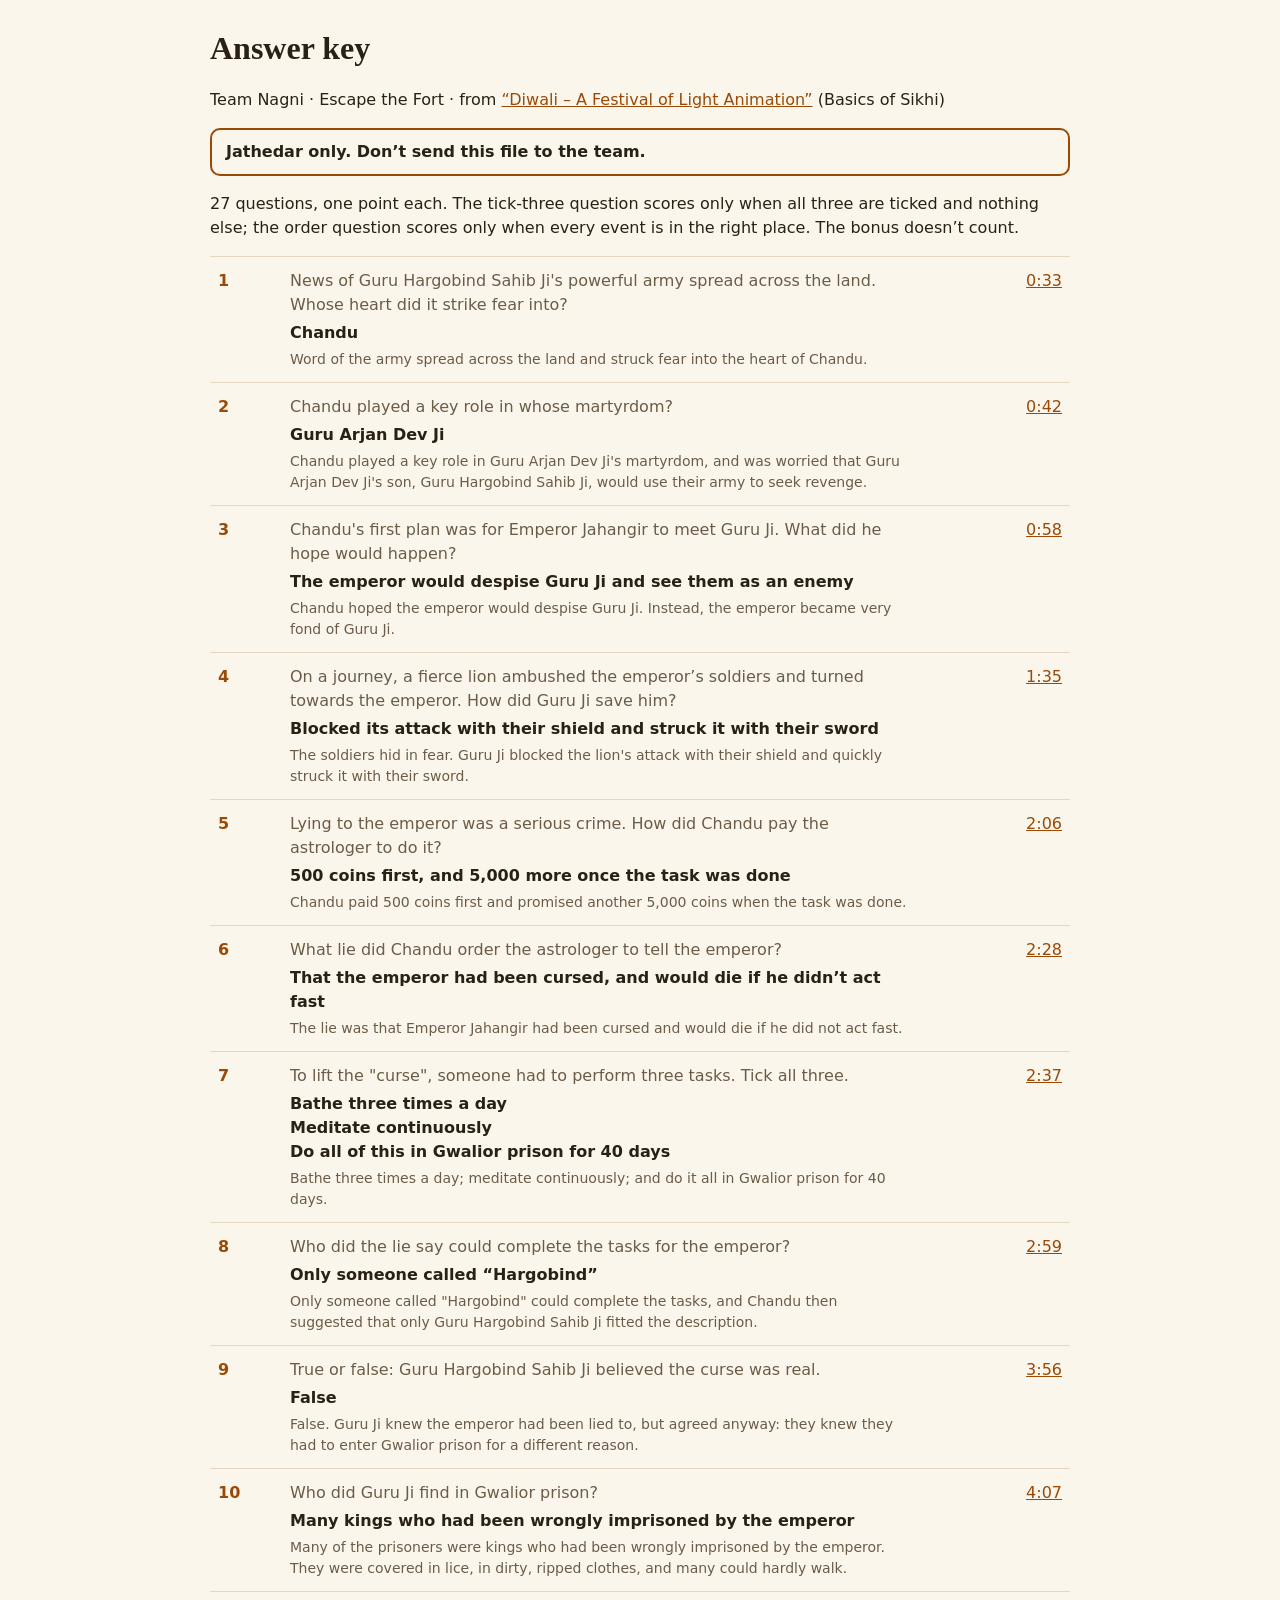
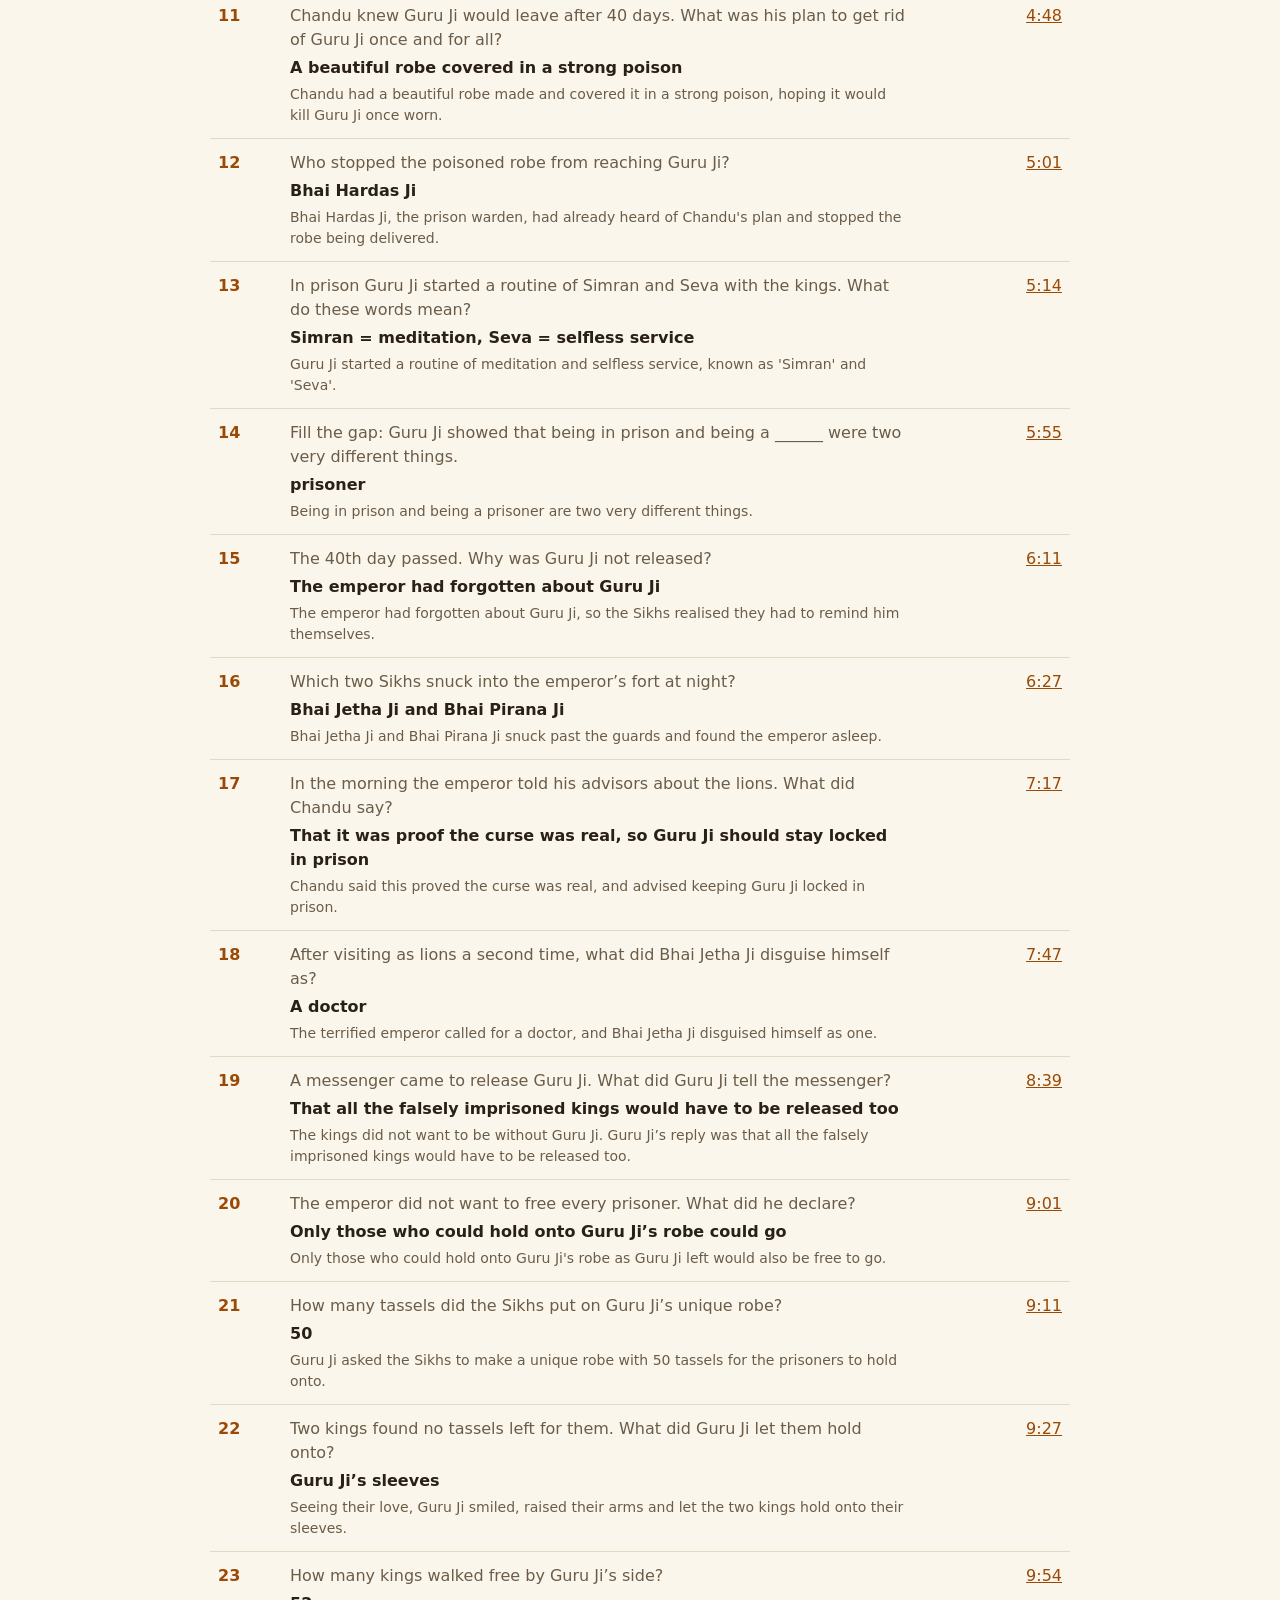
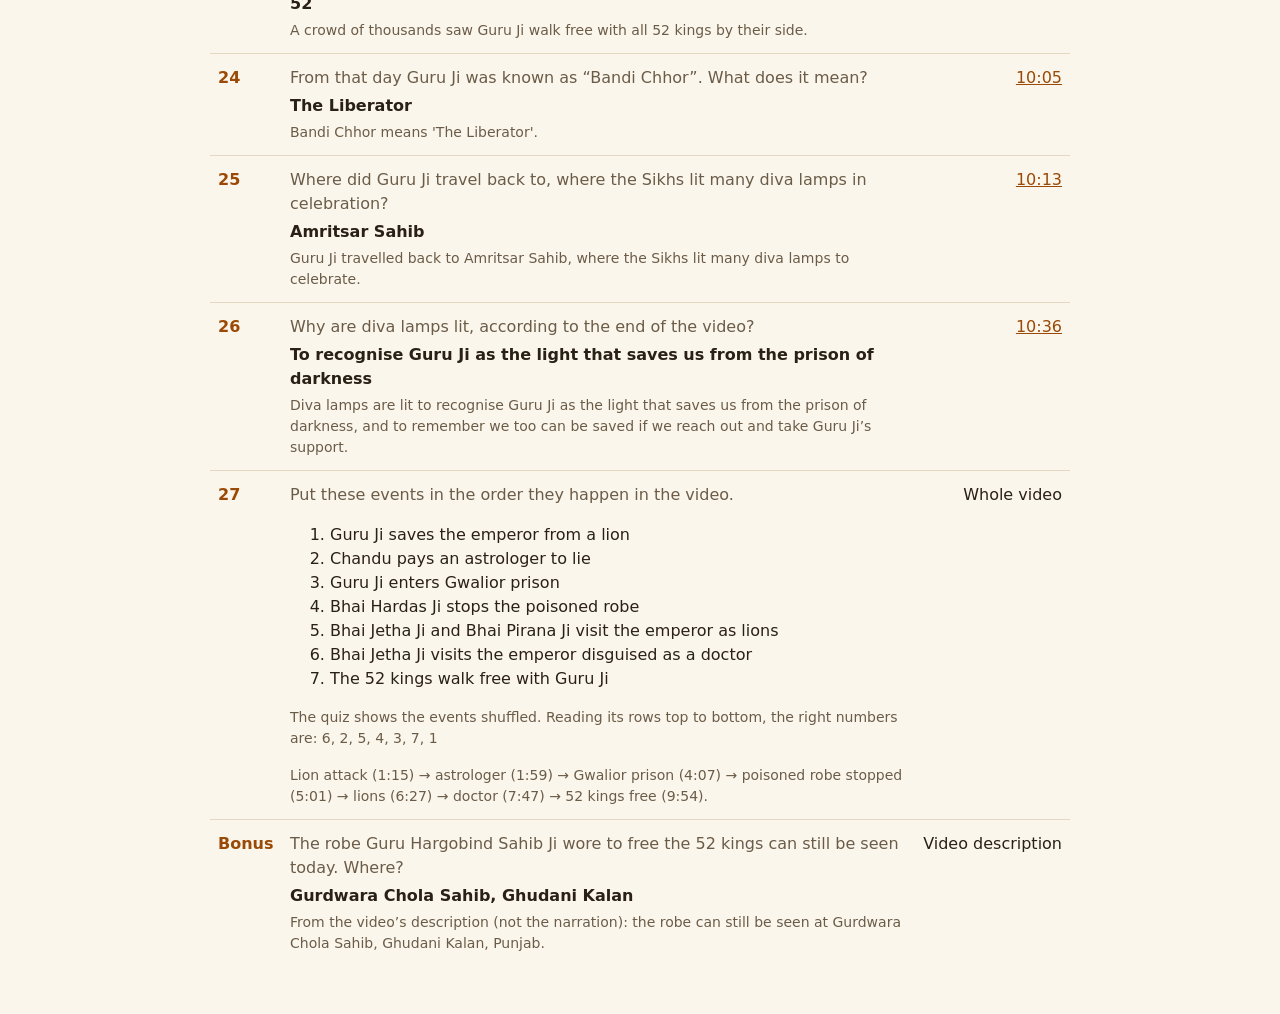
<file: answer-key.html>
<!doctype html>
<html lang="en-GB">
<head>
<meta charset="utf-8">
<meta name="viewport" content="width=device-width, initial-scale=1">
<meta name="robots" content="noindex">
<title>Answer key · Team Nagni quiz</title>
<style>
:root{--paper:#fbf6ec;--ink:#2a2116;--soft:#6b5c48;--accent:#9a4a06;--line:#e4d8c2}
@media (prefers-color-scheme:dark){:root{--paper:#15131f;--ink:#f3ebdd;--soft:#b9ad9a;--accent:#f2a541;--line:#2e2a3d}}
body{margin:0;background:var(--paper);color:var(--ink);font:16px/1.5 system-ui,-apple-system,"Segoe UI",sans-serif}
main{max-width:860px;margin:0 auto;padding:24px 16px 48px}
h1{font-family:Georgia,serif;margin:0 0 4px}
.warn{border:2px solid var(--accent);border-radius:10px;padding:10px 14px;font-weight:600}
table{border-collapse:collapse;width:100%}
td{vertical-align:top;padding:12px 8px;border-top:1px solid var(--line)}
td.n{font-weight:700;color:var(--accent);width:3.5em}
td.when{white-space:nowrap;width:5em;text-align:right}
a{color:var(--accent)}
.qq{margin:0;color:var(--soft)}
.a{margin:4px 0;font-weight:700}
.a ol{margin:4px 0;padding-left:1.4em}
.why{margin:0;font-size:14px;color:var(--soft)}
.small{font-size:14px;font-weight:400;color:var(--soft);margin:4px 0}
@media print{:root{--paper:#fff;--ink:#000;--soft:#333;--accent:#000;--line:#bbb}tr{break-inside:avoid}a{text-decoration:none}}
</style>
</head>
<body><main>
<h1>Answer key</h1>
<p>Team Nagni · Escape the Fort · from <a href="https://youtu.be/3myspuH4zkc">“Diwali – A Festival of Light Animation”</a> (Basics of Sikhi)</p>
<p class="warn">Jathedar only. Don’t send this file to the team.</p>
<p>27 questions, one point each. The tick-three question scores only when all three are ticked and nothing else; the order question scores only when every event is in the right place. The bonus doesn’t count.</p>
<table><tr><td class="n">1</td><td><p class="qq">News of Guru Hargobind Sahib Ji's powerful army spread across the land. Whose heart did it strike fear into?</p><p class="a">Chandu</p><p class="why">Word of the army spread across the land and struck fear into the heart of Chandu.</p></td><td class="when"><a href="https://youtu.be/3myspuH4zkc?t=33">0:33</a></td></tr>
<tr><td class="n">2</td><td><p class="qq">Chandu played a key role in whose martyrdom?</p><p class="a">Guru Arjan Dev Ji</p><p class="why">Chandu played a key role in Guru Arjan Dev Ji's martyrdom, and was worried that Guru Arjan Dev Ji's son, Guru Hargobind Sahib Ji, would use their army to seek revenge.</p></td><td class="when"><a href="https://youtu.be/3myspuH4zkc?t=42">0:42</a></td></tr>
<tr><td class="n">3</td><td><p class="qq">Chandu's first plan was for Emperor Jahangir to meet Guru Ji. What did he hope would happen?</p><p class="a">The emperor would despise Guru Ji and see them as an enemy</p><p class="why">Chandu hoped the emperor would despise Guru Ji. Instead, the emperor became very fond of Guru Ji.</p></td><td class="when"><a href="https://youtu.be/3myspuH4zkc?t=58">0:58</a></td></tr>
<tr><td class="n">4</td><td><p class="qq">On a journey, a fierce lion ambushed the emperor’s soldiers and turned towards the emperor. How did Guru Ji save him?</p><p class="a">Blocked its attack with their shield and struck it with their sword</p><p class="why">The soldiers hid in fear. Guru Ji blocked the lion's attack with their shield and quickly struck it with their sword.</p></td><td class="when"><a href="https://youtu.be/3myspuH4zkc?t=95">1:35</a></td></tr>
<tr><td class="n">5</td><td><p class="qq">Lying to the emperor was a serious crime. How did Chandu pay the astrologer to do it?</p><p class="a">500 coins first, and 5,000 more once the task was done</p><p class="why">Chandu paid 500 coins first and promised another 5,000 coins when the task was done.</p></td><td class="when"><a href="https://youtu.be/3myspuH4zkc?t=126">2:06</a></td></tr>
<tr><td class="n">6</td><td><p class="qq">What lie did Chandu order the astrologer to tell the emperor?</p><p class="a">That the emperor had been cursed, and would die if he didn’t act fast</p><p class="why">The lie was that Emperor Jahangir had been cursed and would die if he did not act fast.</p></td><td class="when"><a href="https://youtu.be/3myspuH4zkc?t=148">2:28</a></td></tr>
<tr><td class="n">7</td><td><p class="qq">To lift the &quot;curse&quot;, someone had to perform three tasks. Tick all three.</p><p class="a">Bathe three times a day<br>Meditate continuously<br>Do all of this in Gwalior prison for 40 days</p><p class="why">Bathe three times a day; meditate continuously; and do it all in Gwalior prison for 40 days.</p></td><td class="when"><a href="https://youtu.be/3myspuH4zkc?t=157">2:37</a></td></tr>
<tr><td class="n">8</td><td><p class="qq">Who did the lie say could complete the tasks for the emperor?</p><p class="a">Only someone called “Hargobind”</p><p class="why">Only someone called &quot;Hargobind&quot; could complete the tasks, and Chandu then suggested that only Guru Hargobind Sahib Ji fitted the description.</p></td><td class="when"><a href="https://youtu.be/3myspuH4zkc?t=179">2:59</a></td></tr>
<tr><td class="n">9</td><td><p class="qq">True or false: Guru Hargobind Sahib Ji believed the curse was real.</p><p class="a">False</p><p class="why">False. Guru Ji knew the emperor had been lied to, but agreed anyway: they knew they had to enter Gwalior prison for a different reason.</p></td><td class="when"><a href="https://youtu.be/3myspuH4zkc?t=236">3:56</a></td></tr>
<tr><td class="n">10</td><td><p class="qq">Who did Guru Ji find in Gwalior prison?</p><p class="a">Many kings who had been wrongly imprisoned by the emperor</p><p class="why">Many of the prisoners were kings who had been wrongly imprisoned by the emperor. They were covered in lice, in dirty, ripped clothes, and many could hardly walk.</p></td><td class="when"><a href="https://youtu.be/3myspuH4zkc?t=247">4:07</a></td></tr>
<tr><td class="n">11</td><td><p class="qq">Chandu knew Guru Ji would leave after 40 days. What was his plan to get rid of Guru Ji once and for all?</p><p class="a">A beautiful robe covered in a strong poison</p><p class="why">Chandu had a beautiful robe made and covered it in a strong poison, hoping it would kill Guru Ji once worn.</p></td><td class="when"><a href="https://youtu.be/3myspuH4zkc?t=288">4:48</a></td></tr>
<tr><td class="n">12</td><td><p class="qq">Who stopped the poisoned robe from reaching Guru Ji?</p><p class="a">Bhai Hardas Ji</p><p class="why">Bhai Hardas Ji, the prison warden, had already heard of Chandu's plan and stopped the robe being delivered.</p></td><td class="when"><a href="https://youtu.be/3myspuH4zkc?t=301">5:01</a></td></tr>
<tr><td class="n">13</td><td><p class="qq">In prison Guru Ji started a routine of Simran and Seva with the kings. What do these words mean?</p><p class="a">Simran = meditation, Seva = selfless service</p><p class="why">Guru Ji started a routine of meditation and selfless service, known as 'Simran' and 'Seva'.</p></td><td class="when"><a href="https://youtu.be/3myspuH4zkc?t=314">5:14</a></td></tr>
<tr><td class="n">14</td><td><p class="qq">Fill the gap: Guru Ji showed that being in prison and being a ______ were two very different things.</p><p class="a">prisoner</p><p class="why">Being in prison and being a prisoner are two very different things.</p></td><td class="when"><a href="https://youtu.be/3myspuH4zkc?t=355">5:55</a></td></tr>
<tr><td class="n">15</td><td><p class="qq">The 40th day passed. Why was Guru Ji not released?</p><p class="a">The emperor had forgotten about Guru Ji</p><p class="why">The emperor had forgotten about Guru Ji, so the Sikhs realised they had to remind him themselves.</p></td><td class="when"><a href="https://youtu.be/3myspuH4zkc?t=371">6:11</a></td></tr>
<tr><td class="n">16</td><td><p class="qq">Which two Sikhs snuck into the emperor’s fort at night?</p><p class="a">Bhai Jetha Ji and Bhai Pirana Ji</p><p class="why">Bhai Jetha Ji and Bhai Pirana Ji snuck past the guards and found the emperor asleep.</p></td><td class="when"><a href="https://youtu.be/3myspuH4zkc?t=387">6:27</a></td></tr>
<tr><td class="n">17</td><td><p class="qq">In the morning the emperor told his advisors about the lions. What did Chandu say?</p><p class="a">That it was proof the curse was real, so Guru Ji should stay locked in prison</p><p class="why">Chandu said this proved the curse was real, and advised keeping Guru Ji locked in prison.</p></td><td class="when"><a href="https://youtu.be/3myspuH4zkc?t=437">7:17</a></td></tr>
<tr><td class="n">18</td><td><p class="qq">After visiting as lions a second time, what did Bhai Jetha Ji disguise himself as?</p><p class="a">A doctor</p><p class="why">The terrified emperor called for a doctor, and Bhai Jetha Ji disguised himself as one.</p></td><td class="when"><a href="https://youtu.be/3myspuH4zkc?t=467">7:47</a></td></tr>
<tr><td class="n">19</td><td><p class="qq">A messenger came to release Guru Ji. What did Guru Ji tell the messenger?</p><p class="a">That all the falsely imprisoned kings would have to be released too</p><p class="why">The kings did not want to be without Guru Ji. Guru Ji’s reply was that all the falsely imprisoned kings would have to be released too.</p></td><td class="when"><a href="https://youtu.be/3myspuH4zkc?t=519">8:39</a></td></tr>
<tr><td class="n">20</td><td><p class="qq">The emperor did not want to free every prisoner. What did he declare?</p><p class="a">Only those who could hold onto Guru Ji’s robe could go</p><p class="why">Only those who could hold onto Guru Ji's robe as Guru Ji left would also be free to go.</p></td><td class="when"><a href="https://youtu.be/3myspuH4zkc?t=541">9:01</a></td></tr>
<tr><td class="n">21</td><td><p class="qq">How many tassels did the Sikhs put on Guru Ji’s unique robe?</p><p class="a">50</p><p class="why">Guru Ji asked the Sikhs to make a unique robe with 50 tassels for the prisoners to hold onto.</p></td><td class="when"><a href="https://youtu.be/3myspuH4zkc?t=551">9:11</a></td></tr>
<tr><td class="n">22</td><td><p class="qq">Two kings found no tassels left for them. What did Guru Ji let them hold onto?</p><p class="a">Guru Ji’s sleeves</p><p class="why">Seeing their love, Guru Ji smiled, raised their arms and let the two kings hold onto their sleeves.</p></td><td class="when"><a href="https://youtu.be/3myspuH4zkc?t=567">9:27</a></td></tr>
<tr><td class="n">23</td><td><p class="qq">How many kings walked free by Guru Ji’s side?</p><p class="a">52</p><p class="why">A crowd of thousands saw Guru Ji walk free with all 52 kings by their side.</p></td><td class="when"><a href="https://youtu.be/3myspuH4zkc?t=594">9:54</a></td></tr>
<tr><td class="n">24</td><td><p class="qq">From that day Guru Ji was known as “Bandi Chhor”. What does it mean?</p><p class="a">The Liberator</p><p class="why">Bandi Chhor means 'The Liberator'.</p></td><td class="when"><a href="https://youtu.be/3myspuH4zkc?t=605">10:05</a></td></tr>
<tr><td class="n">25</td><td><p class="qq">Where did Guru Ji travel back to, where the Sikhs lit many diva lamps in celebration?</p><p class="a">Amritsar Sahib</p><p class="why">Guru Ji travelled back to Amritsar Sahib, where the Sikhs lit many diva lamps to celebrate.</p></td><td class="when"><a href="https://youtu.be/3myspuH4zkc?t=613">10:13</a></td></tr>
<tr><td class="n">26</td><td><p class="qq">Why are diva lamps lit, according to the end of the video?</p><p class="a">To recognise Guru Ji as the light that saves us from the prison of darkness</p><p class="why">Diva lamps are lit to recognise Guru Ji as the light that saves us from the prison of darkness, and to remember we too can be saved if we reach out and take Guru Ji’s support.</p></td><td class="when"><a href="https://youtu.be/3myspuH4zkc?t=636">10:36</a></td></tr>
<tr><td class="n">27</td><td><p class="qq">Put these events in the order they happen in the video.</p><p class="a"><ol><li>Guru Ji saves the emperor from a lion</li><li>Chandu pays an astrologer to lie</li><li>Guru Ji enters Gwalior prison</li><li>Bhai Hardas Ji stops the poisoned robe</li><li>Bhai Jetha Ji and Bhai Pirana Ji visit the emperor as lions</li><li>Bhai Jetha Ji visits the emperor disguised as a doctor</li><li>The 52 kings walk free with Guru Ji</li></ol><p class="small">The quiz shows the events shuffled. Reading its rows top to bottom, the right numbers are: 6, 2, 5, 4, 3, 7, 1</p></p><p class="why">Lion attack (1:15) → astrologer (1:59) → Gwalior prison (4:07) → poisoned robe stopped (5:01) → lions (6:27) → doctor (7:47) → 52 kings free (9:54).</p></td><td class="when">Whole video</td></tr>
<tr><td class="n">Bonus</td><td><p class="qq">The robe Guru Hargobind Sahib Ji wore to free the 52 kings can still be seen today. Where?</p><p class="a">Gurdwara Chola Sahib, Ghudani Kalan</p><p class="why">From the video’s description (not the narration): the robe can still be seen at Gurdwara Chola Sahib, Ghudani Kalan, Punjab.</p></td><td class="when">Video description</td></tr></table>
</main></body></html>
</file>
